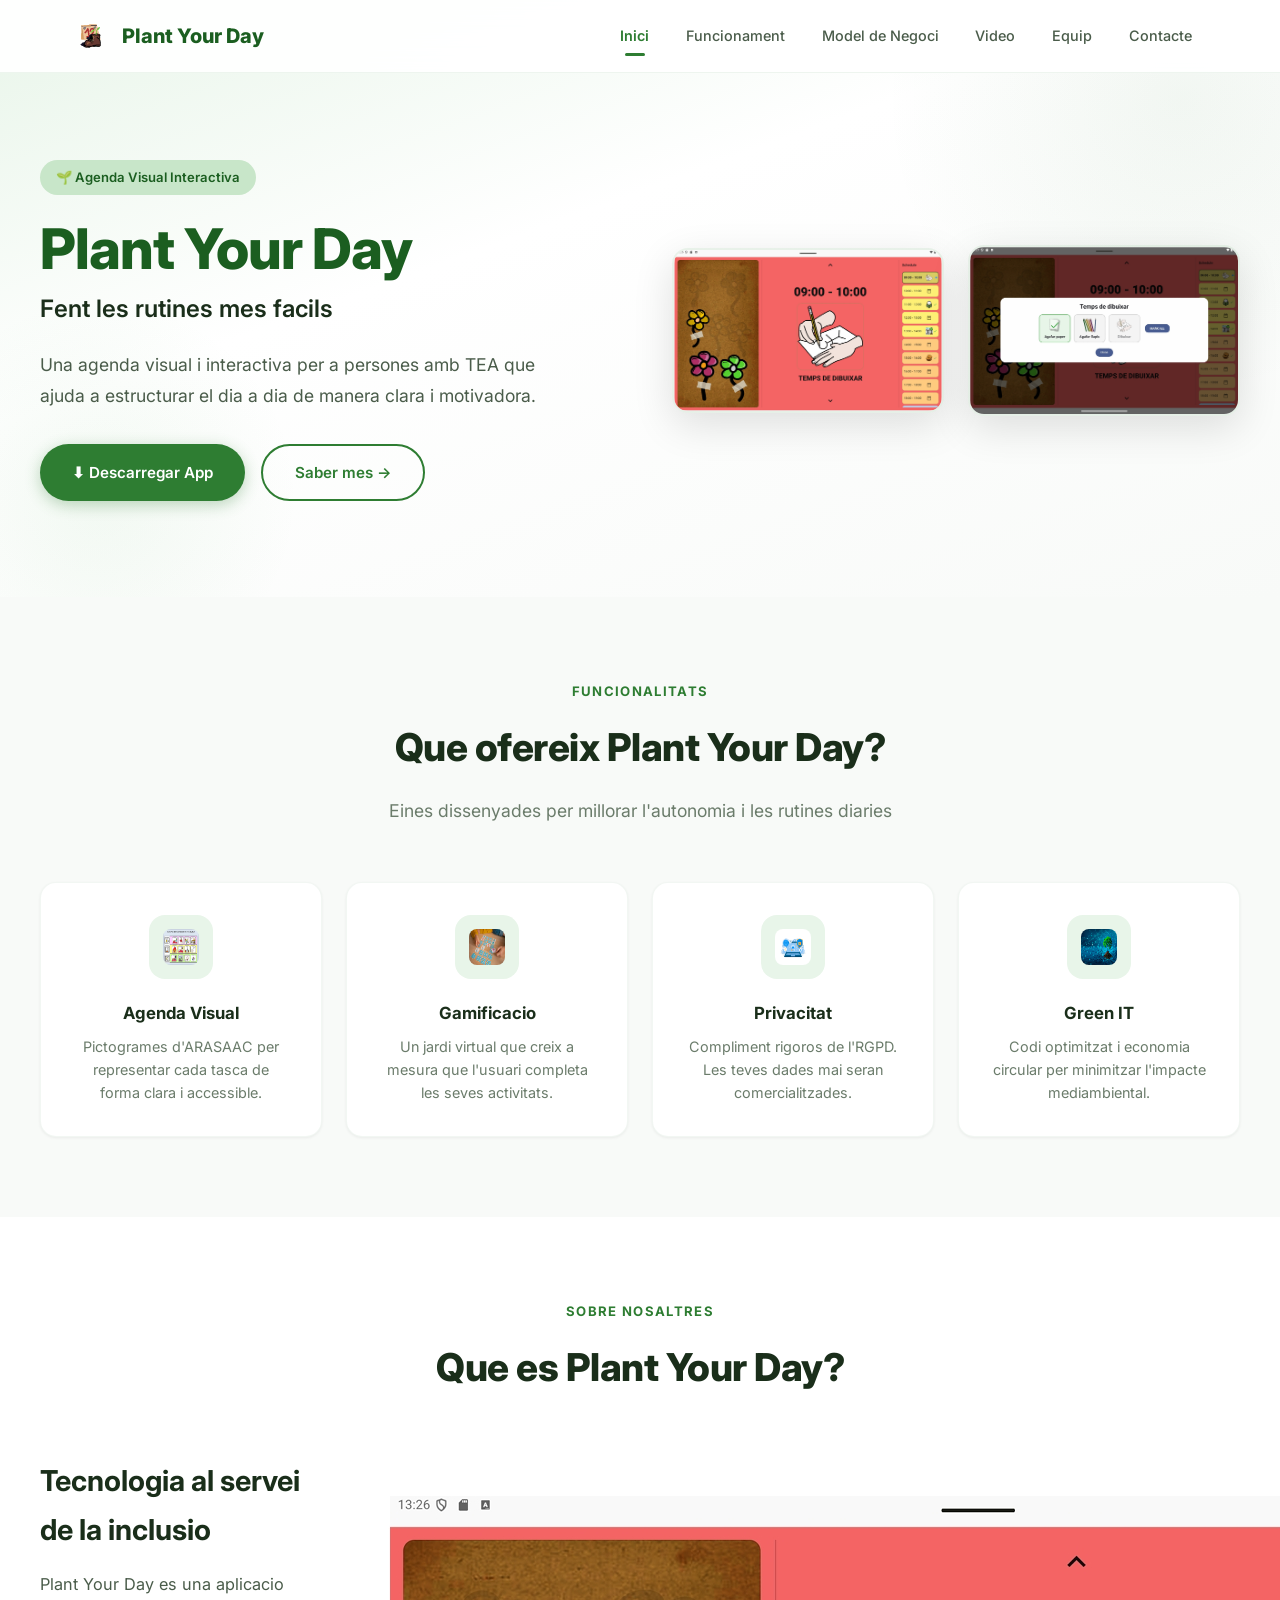
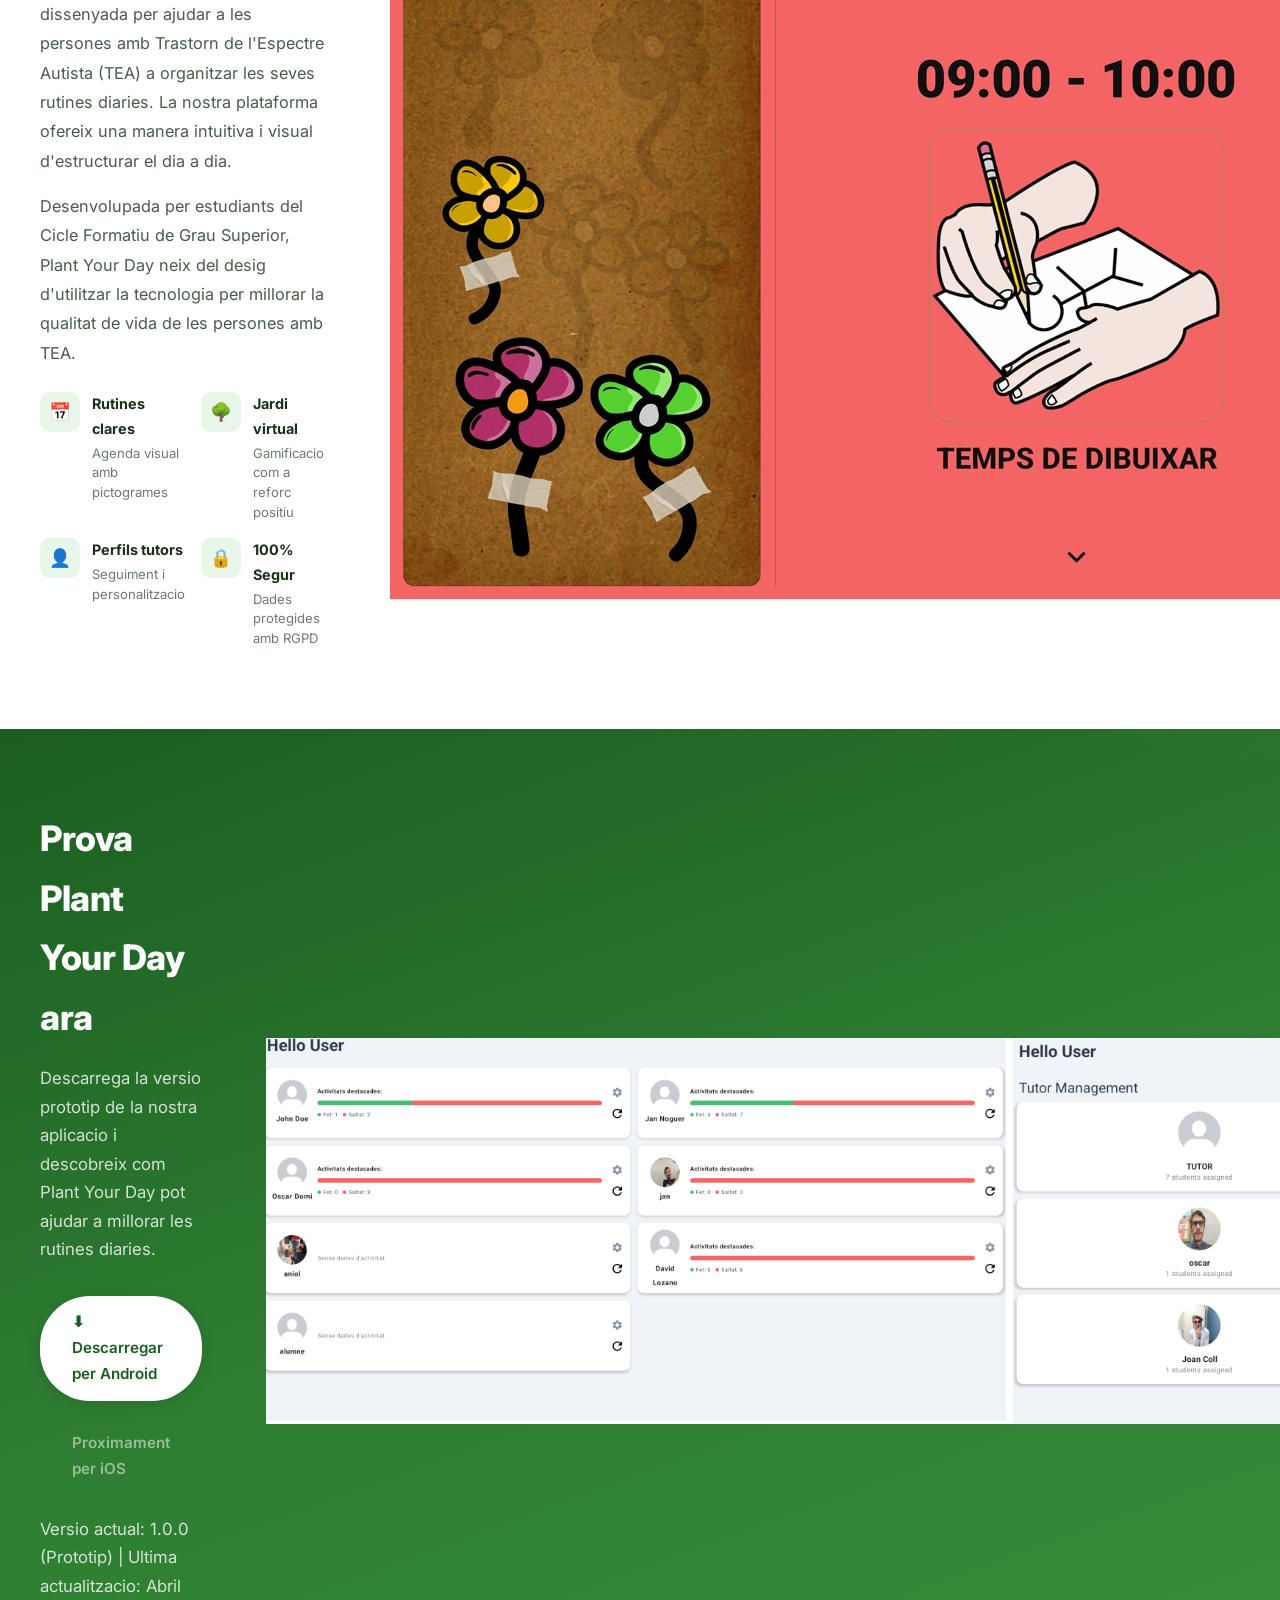
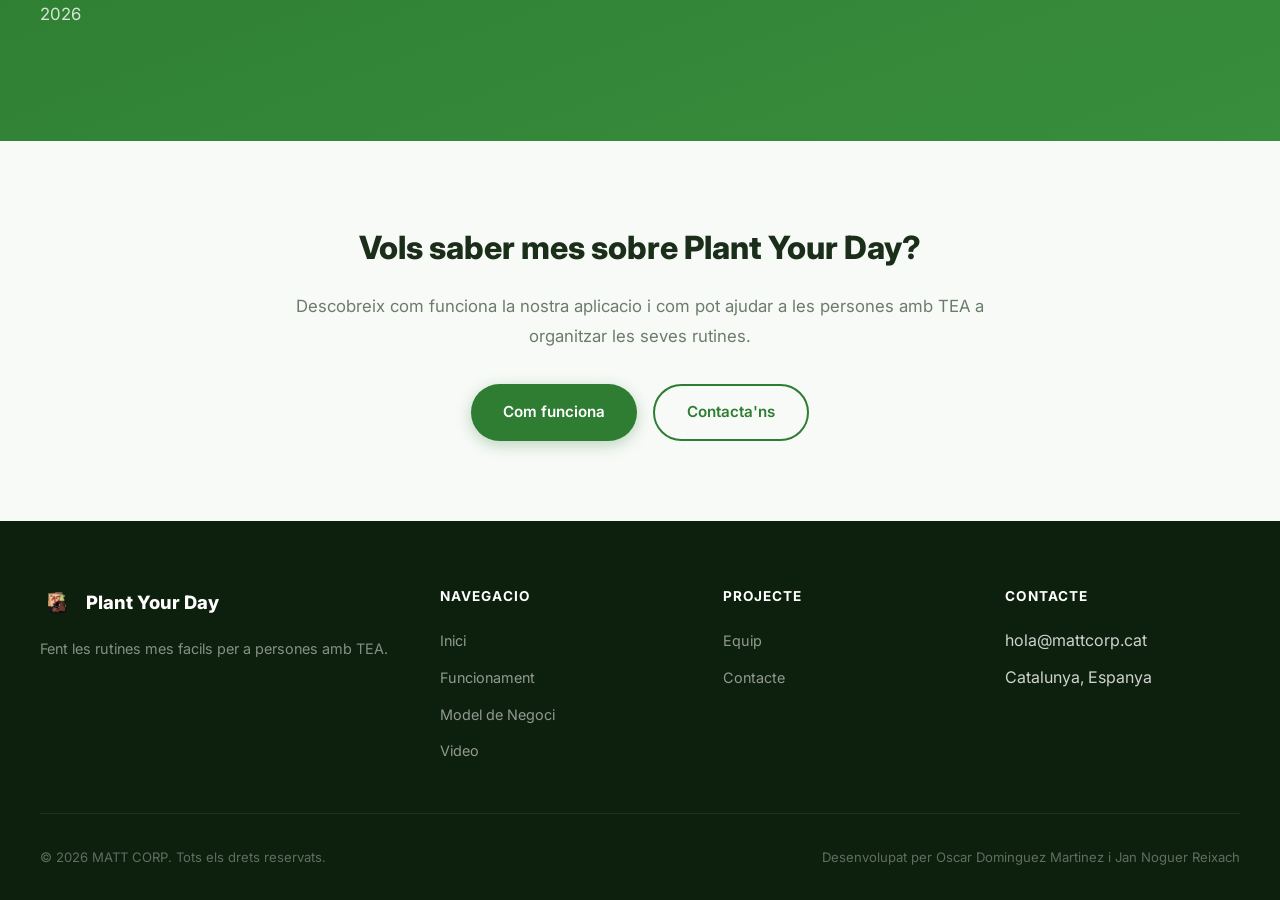
<file: index.html>
﻿<!DOCTYPE html>
<html lang="ca">
<head>
    <meta charset="UTF-8">
    <meta name="viewport" content="width=device-width, initial-scale=1.0">
    <title>Plant Your Day - Agenda Visual per a TEA</title>
    <link rel="preconnect" href="https://fonts.googleapis.com">
    <link rel="preconnect" href="https://fonts.gstatic.com" crossorigin>
    <link href="https://fonts.googleapis.com/css2?family=Inter:wght@300;400;500;600;700;800&display=swap" rel="stylesheet">
    <link rel="stylesheet" href="css/styles.css">
</head>
<body>

    <a href="#main" class="skip-link">Saltar al contingut</a>

    <nav class="navbar" role="navigation" aria-label="Navegacio principal">
        <div class="navbar-inner">
            <a href="index.html" class="navbar-logo">
                <img src="assets/imatges/logoAPP.png" alt="Plant Your Day Logo">
                <span>Plant Your Day</span>
            </a>
            <div class="navbar-links" id="navLinks">
                <a href="index.html" class="active">Inici</a>
                <a href="pages/funcionament.html">Funcionament</a>
                <a href="pages/model-negoci.html">Model de Negoci</a>
                <a href="pages/video.html">Video</a>
                <a href="pages/equip.html">Equip</a>
                <a href="pages/contacte.html">Contacte</a>
            </div>
            <button class="hamburger" id="hamburger" aria-label="Obrir menu">
                <span></span><span></span><span></span>
            </button>
        </div>
    </nav>

    <main id="main">
        <!-- HERO -->
        <section class="hero">
            <div class="hero-inner">
                <div class="hero-content">
                    <div class="hero-badge">&#127793; Agenda Visual Interactiva</div>
                    <h1>Plant Your Day</h1>
                    <h2>Fent les rutines mes facils</h2>
                    <p class="hero-desc">Una agenda visual i interactiva per a persones amb TEA que ajuda a estructurar el dia a dia de manera clara i motivadora.</p>
                    <div class="hero-buttons">
                        <a href="assets/apk/plantyourday.apk" download="plantyourday.apk" class="btn btn-primary">&#11015; Descarregar App</a>
                        <a href="pages/funcionament.html" class="btn btn-outline">Saber mes &#8594;</a>
                    </div>
                </div>
                <div class="hero-visual">
                    <div class="img-group">
                        <div class="img-frame">
                            <img src="assets/imatges/tempsDeDibuixar.jpeg" alt="Plant Your Day - Login i jardi virtual" class="hero-img">
                        </div>
                        <div class="img-frame">
                            <img src="assets/imatges/passosActivitat.jpeg" alt="Plant Your Day - Agenda i gestio" class="hero-img">
                        </div>
                    </div>
                </div>
            </div>
        </section>

        <!-- FEATURES -->
        <section class="section section--alt">
            <div class="section-inner">
                <div class="section-header">
                    <span class="section-label">Funcionalitats</span>
                    <h2>Que ofereix Plant Your Day?</h2>
                    <p>Eines dissenyades per millorar l'autonomia i les rutines diaries</p>
                </div>
                <div class="features-grid">
                    <div class="feature-card fade-up">
                        <div class="feature-icon">
                            <img src="assets/imatges/agendavisual.png" alt="Agenda Visual">
                        </div>
                        <h3>Agenda Visual</h3>
                        <p>Pictogrames d'ARASAAC per representar cada tasca de forma clara i accessible.</p>
                    </div>
                    <div class="feature-card fade-up fade-up-delay-1">
                        <div class="feature-icon">
                            <img src="assets/imatges/gamificacio.jpg" alt="Gamificacio">
                        </div>
                        <h3>Gamificacio</h3>
                        <p>Un jardi virtual que creix a mesura que l'usuari completa les seves activitats.</p>
                    </div>
                    <div class="feature-card fade-up fade-up-delay-2">
                        <div class="feature-icon">
                            <img src="assets/imatges/privacitat.jpg" alt="Privacitat">
                        </div>
                        <h3>Privacitat</h3>
                        <p>Compliment rigoros de l'RGPD. Les teves dades mai seran comercialitzades.</p>
                    </div>
                    <div class="feature-card fade-up fade-up-delay-3">
                        <div class="feature-icon">
                            <img src="assets/imatges/greenIT.jpg" alt="Green IT">
                        </div>
                        <h3>Green IT</h3>
                        <p>Codi optimitzat i economia circular per minimitzar l'impacte mediambiental.</p>
                    </div>
                </div>
            </div>
        </section>

        <!-- ABOUT -->
        <section class="section">
            <div class="section-inner">
                <div class="section-header">
                    <span class="section-label">Sobre nosaltres</span>
                    <h2>Que es Plant Your Day?</h2>
                </div>
                <div class="about-grid">
                    <div class="about-text fade-up">
                        <h3>Tecnologia al servei de la inclusio</h3>
                        <p>Plant Your Day es una aplicacio dissenyada per ajudar a les persones amb Trastorn de l'Espectre Autista (TEA) a organitzar les seves rutines diaries. La nostra plataforma ofereix una manera intuitiva i visual d'estructurar el dia a dia.</p>
                        <p>Desenvolupada per estudiants del Cicle Formatiu de Grau Superior, Plant Your Day neix del desig d'utilitzar la tecnologia per millorar la qualitat de vida de les persones amb TEA.</p>
                        <div class="about-features">
                            <div class="about-feature">
                                <div class="about-feature-icon">&#128197;</div>
                                <div class="about-feature-text">
                                    <strong>Rutines clares</strong>
                                    <p>Agenda visual amb pictogrames</p>
                                </div>
                            </div>
                            <div class="about-feature">
                                <div class="about-feature-icon">&#127795;</div>
                                <div class="about-feature-text">
                                    <strong>Jardi virtual</strong>
                                    <p>Gamificacio com a reforc positiu</p>
                                </div>
                            </div>
                            <div class="about-feature">
                                <div class="about-feature-icon">&#128100;</div>
                                <div class="about-feature-text">
                                    <strong>Perfils tutors</strong>
                                    <p>Seguiment i personalitzacio</p>
                                </div>
                            </div>
                            <div class="about-feature">
                                <div class="about-feature-icon">&#128274;</div>
                                <div class="about-feature-text">
                                    <strong>100% Segur</strong>
                                    <p>Dades protegides amb RGPD</p>
                                </div>
                            </div>
                        </div>
                    </div>
                    <div class="about-visual fade-up fade-up-delay-2">
                        <div class="phone-group">
                            <div class="phone-mockup">
                                <div class="phone-screen">
                                    <img src="assets/imatges/tempsDeDibuixar.jpeg" alt="App screenshots" class="phone-img">
                                </div>
                            </div>
                        </div>
                    </div>
                </div>
            </div>
        </section>

        <!-- DOWNLOAD CTA -->
        <section class="download-section" id="descarrega">
            <div class="download-inner">
                <div class="download-content fade-up">
                    <h2>Prova Plant Your Day ara</h2>
                    <p>Descarrega la versio prototip de la nostra aplicacio i descobreix com Plant Your Day pot ajudar a millorar les rutines diaries.</p>
                    <div class="download-buttons">
                        <a href="assets/apk/plantyourday.apk" download="plantyourday.apk" class="btn btn-white">&#11015; Descarregar per Android</a>
                        <span class="btn" style="opacity:0.5;cursor:default">Proximament per iOS</span>
                    </div>
                    <p class="download-meta">Versio actual: 1.0.0 (Prototip) | Ultima actualitzacio: Abril 2026</p>
                </div>
                <div class="download-visual fade-up fade-up-delay-2">
                    <div class="phone-group">
                        <div class="phone-mockup">
                            <div class="phone-screen">
                                <img src="assets/imatges/4pantalles.png" alt="App screenshots" class="phone-img">
                            </div>
                        </div>
                    </div>
                </div>
            </div>
        </section>

        <!-- PRE-FOOTER CTA -->
        <section class="cta-banner">
            <div class="cta-banner-inner fade-up">
                <h2>Vols saber mes sobre Plant Your Day?</h2>
                <p>Descobreix com funciona la nostra aplicacio i com pot ajudar a les persones amb TEA a organitzar les seves rutines.</p>
                <div class="cta-banner-buttons">
                    <a href="pages/funcionament.html" class="btn btn-primary">Com funciona</a>
                    <a href="pages/contacte.html" class="btn btn-outline">Contacta'ns</a>
                </div>
            </div>
        </section>
    </main>

    <footer class="footer">
        <div class="footer-inner">
            <div class="footer-top">
                <div class="footer-brand">
                    <a href="index.html" class="footer-brand-logo">
                        <img src="assets/imatges/logoAPP.png" alt="Plant Your Day">
                        <span>Plant Your Day</span>
                    </a>
                    <p>Fent les rutines mes facils per a persones amb TEA.</p>
                </div>
                <div class="footer-column">
                    <h4>Navegacio</h4>
                    <ul>
                        <li><a href="index.html">Inici</a></li>
                        <li><a href="pages/funcionament.html">Funcionament</a></li>
                        <li><a href="pages/model-negoci.html">Model de Negoci</a></li>
                        <li><a href="pages/video.html">Video</a></li>
                    </ul>
                </div>
                <div class="footer-column">
                    <h4>Projecte</h4>
                    <ul>
                        <li><a href="pages/equip.html">Equip</a></li>
                        <li><a href="pages/contacte.html">Contacte</a></li>
                    </ul>
                </div>
                <div class="footer-column">
                    <h4>Contacte</h4>
                    <ul>
                        <li>hola@mattcorp.cat</li>
                        <li>Catalunya, Espanya</li>
                    </ul>
                </div>
            </div>
            <div class="footer-bottom">
                <p>&copy; 2026 MATT CORP. Tots els drets reservats.</p>
                <p>Desenvolupat per Oscar Dominguez Martinez i Jan Noguer Reixach</p>
            </div>
        </div>
    </footer>

    <button class="scroll-top" id="scrollTop" aria-label="Tornar a dalt">&#8593;</button>

    <script src="js/main.js"></script>
</body>
</html>
</file>
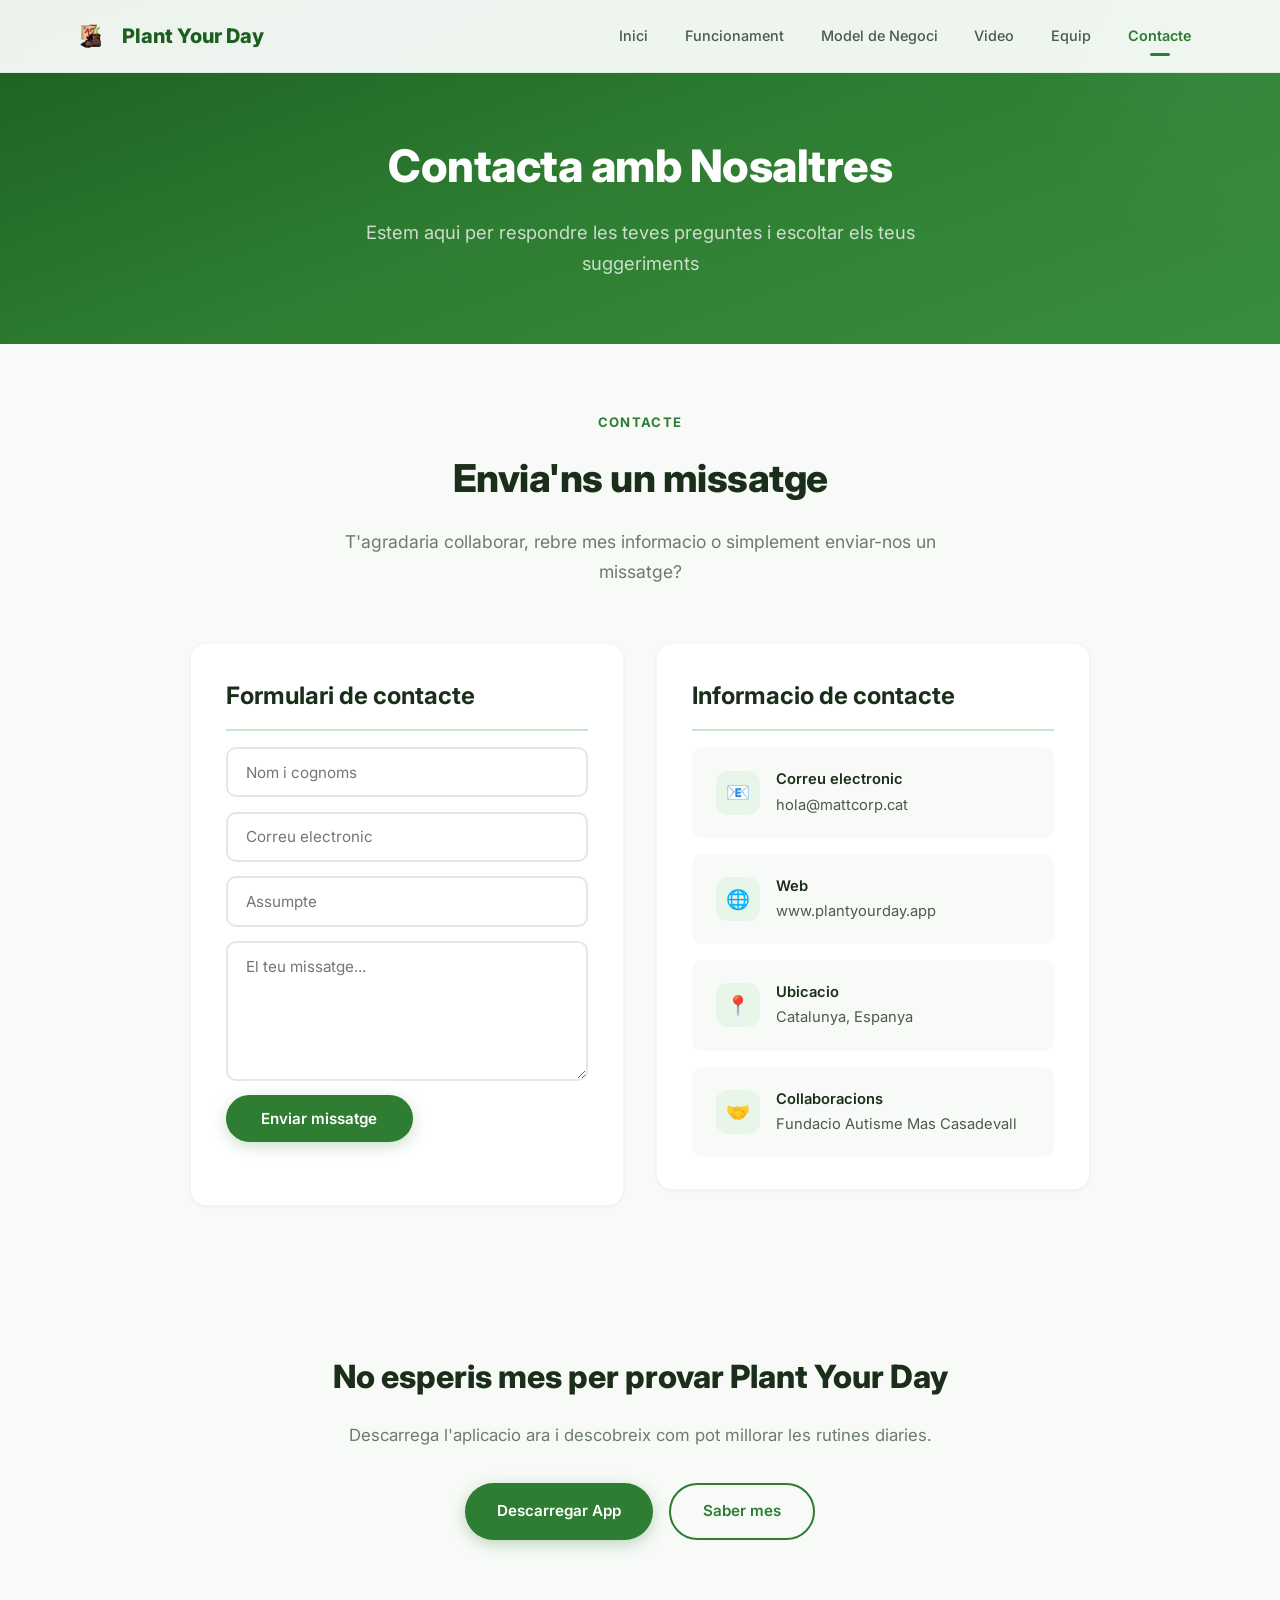
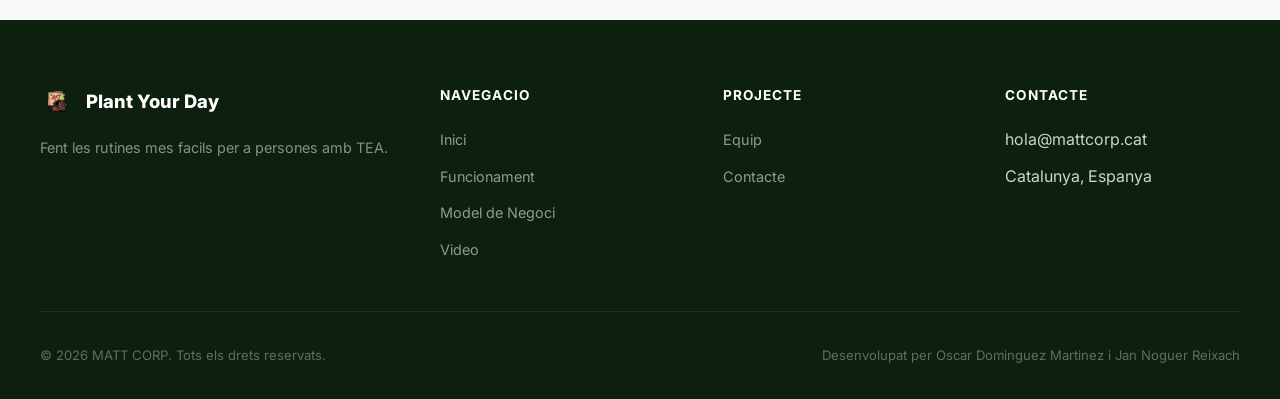
<file: pages/contacte.html>
﻿<!DOCTYPE html>
<html lang="ca">
<head>
    <meta charset="UTF-8">
    <meta name="viewport" content="width=device-width, initial-scale=1.0">
    <title>Contacte - Plant Your Day</title>
    <link rel="preconnect" href="https://fonts.googleapis.com">
    <link rel="preconnect" href="https://fonts.gstatic.com" crossorigin>
    <link href="https://fonts.googleapis.com/css2?family=Inter:wght@300;400;500;600;700;800&display=swap" rel="stylesheet">
    <link rel="stylesheet" href="../css/styles.css">
</head>
<body>

    <a href="#main" class="skip-link">Saltar al contingut</a>

    <nav class="navbar" role="navigation" aria-label="Navegacio principal">
        <div class="navbar-inner">
            <a href="../index.html" class="navbar-logo">
                <img src="../assets/imatges/logoAPP.png" alt="Plant Your Day Logo">
                <span>Plant Your Day</span>
            </a>
            <div class="navbar-links" id="navLinks">
                <a href="../index.html">Inici</a>
                <a href="funcionament.html">Funcionament</a>
                <a href="model-negoci.html">Model de Negoci</a>
                <a href="video.html">Video</a>
                <a href="equip.html">Equip</a>
                <a href="contacte.html" class="active">Contacte</a>
            </div>
            <button class="hamburger" id="hamburger" aria-label="Obrir menu">
                <span></span><span></span><span></span>
            </button>
        </div>
    </nav>

    <main id="main">
        <section class="page-hero">
            <h1>Contacta amb Nosaltres</h1>
            <p>Estem aqui per respondre les teves preguntes i escoltar els teus suggeriments</p>
        </section>

        <section class="content-section">
            <div class="content-inner">
                <div class="section-header">
                    <span class="section-label">Contacte</span>
                    <h2>Envia'ns un missatge</h2>
                    <p>T'agradaria collaborar, rebre mes informacio o simplement enviar-nos un missatge?</p>
                </div>

                <div class="contact-grid">
                    <div class="card fade-up" style="margin-bottom:0">
                        <h2>Formulari de contacte</h2>
                        <form class="contact-form" onsubmit="handleContact(event)">
                            <input type="text" placeholder="Nom i cognoms" required autocomplete="name">
                            <input type="email" placeholder="Correu electronic" required autocomplete="email">
                            <input type="text" placeholder="Assumpte">
                            <textarea placeholder="El teu missatge..."></textarea>
                            <button type="submit">Enviar missatge</button>
                        </form>
                    </div>

                    <div class="fade-up fade-up-delay-1">
                        <div class="card" style="margin-bottom:1rem">
                            <h2>Informacio de contacte</h2>
                            <div class="contact-info">
                                <div class="contact-info-item">
                                    <span class="ci-icon">&#128231;</span>
                                    <p><strong>Correu electronic</strong>hola@mattcorp.cat</p>
                                </div>
                                <div class="contact-info-item">
                                    <span class="ci-icon">&#127760;</span>
                                    <p><strong>Web</strong>www.plantyourday.app</p>
                                </div>
                                <div class="contact-info-item">
                                    <span class="ci-icon">&#128205;</span>
                                    <p><strong>Ubicacio</strong>Catalunya, Espanya</p>
                                </div>
                                <div class="contact-info-item">
                                    <span class="ci-icon">&#129309;</span>
                                    <p><strong>Collaboracions</strong>Fundacio Autisme Mas Casadevall</p>
                                </div>
                            </div>
                        </div>
                    </div>
                </div>
            </div>
        </section>

        <section class="cta-banner">
            <div class="cta-banner-inner fade-up">
                <h2>No esperis mes per provar Plant Your Day</h2>
                <p>Descarrega l'aplicacio ara i descobreix com pot millorar les rutines diaries.</p>
                <div class="cta-banner-buttons">
                    <a href="../assets/apk/plantyourday.apk" download="plantyourday.apk" class="btn btn-primary">Descarregar App</a>
                    <a href="funcionament.html" class="btn btn-outline">Saber mes</a>
                </div>
            </div>
        </section>
    </main>

    <footer class="footer">
        <div class="footer-inner">
            <div class="footer-top">
                <div class="footer-brand">
                    <a href="../index.html" class="footer-brand-logo">
                        <img src="../assets/imatges/logoAPP.png" alt="Plant Your Day">
                        <span>Plant Your Day</span>
                    </a>
                    <p>Fent les rutines mes facils per a persones amb TEA.</p>
                </div>
                <div class="footer-column">
                    <h4>Navegacio</h4>
                    <ul>
                        <li><a href="../index.html">Inici</a></li>
                        <li><a href="funcionament.html">Funcionament</a></li>
                        <li><a href="model-negoci.html">Model de Negoci</a></li>
                        <li><a href="video.html">Video</a></li>
                    </ul>
                </div>
                <div class="footer-column">
                    <h4>Projecte</h4>
                    <ul>
                        <li><a href="equip.html">Equip</a></li>
                        <li><a href="contacte.html">Contacte</a></li>
                    </ul>
                </div>
                <div class="footer-column">
                    <h4>Contacte</h4>
                    <ul>
                        <li>hola@mattcorp.cat</li>
                        <li>Catalunya, Espanya</li>
                    </ul>
                </div>
            </div>
            <div class="footer-bottom">
                <p>&copy; 2026 MATT CORP. Tots els drets reservats.</p>
                <p>Desenvolupat per Oscar Dominguez Martinez i Jan Noguer Reixach</p>
            </div>
        </div>
    </footer>

    <button class="scroll-top" id="scrollTop" aria-label="Tornar a dalt">&#8593;</button>
    <script src="../js/main.js"></script>
</body>
</html>
</file>
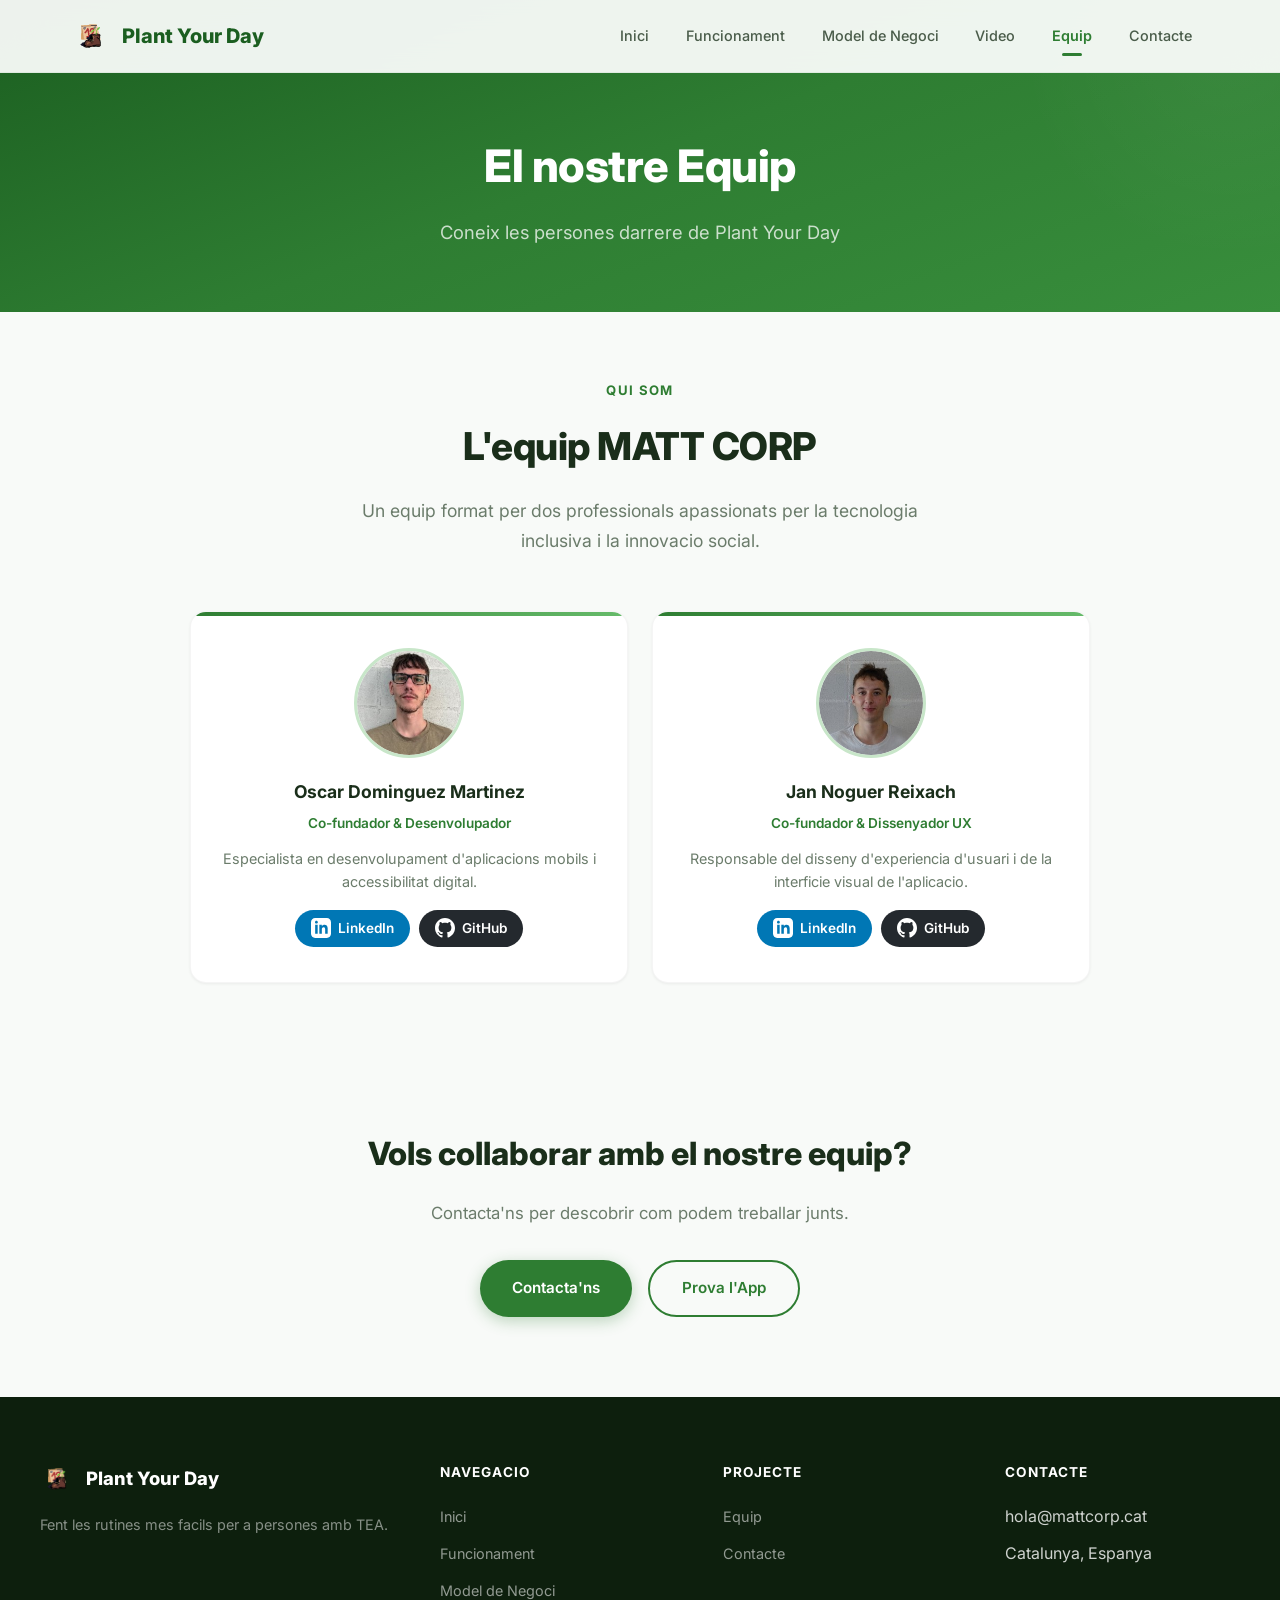
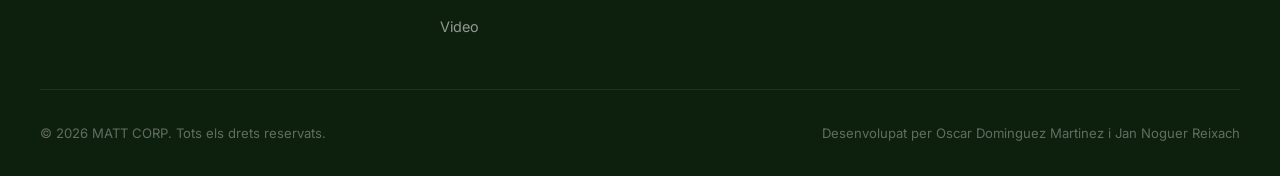
<file: pages/equip.html>
﻿<!DOCTYPE html>
<html lang="ca">
<head>
    <meta charset="UTF-8">
    <meta name="viewport" content="width=device-width, initial-scale=1.0">
    <title>Equip - Plant Your Day</title>
    <link rel="preconnect" href="https://fonts.googleapis.com">
    <link rel="preconnect" href="https://fonts.gstatic.com" crossorigin>
    <link href="https://fonts.googleapis.com/css2?family=Inter:wght@300;400;500;600;700;800&display=swap" rel="stylesheet">
    <link rel="stylesheet" href="../css/styles.css">
</head>
<body>

    <a href="#main" class="skip-link">Saltar al contingut</a>

    <nav class="navbar" role="navigation" aria-label="Navegacio principal">
        <div class="navbar-inner">
            <a href="../index.html" class="navbar-logo">
                <img src="../assets/imatges/logoAPP.png" alt="Plant Your Day Logo">
                <span>Plant Your Day</span>
            </a>
            <div class="navbar-links" id="navLinks">
                <a href="../index.html">Inici</a>
                <a href="funcionament.html">Funcionament</a>
                <a href="model-negoci.html">Model de Negoci</a>
                <a href="video.html">Video</a>
                <a href="equip.html" class="active">Equip</a>
                <a href="contacte.html">Contacte</a>
            </div>
            <button class="hamburger" id="hamburger" aria-label="Obrir menu">
                <span></span><span></span><span></span>
            </button>
        </div>
    </nav>

    <main id="main">
        <section class="page-hero">
            <h1>El nostre Equip</h1>
            <p>Coneix les persones darrere de Plant Your Day</p>
        </section>

        <section class="content-section">
            <div class="content-inner">
                <div class="section-header">
                    <span class="section-label">Qui som</span>
                    <h2>L'equip MATT CORP</h2>
                    <p>Un equip format per dos professionals apassionats per la tecnologia inclusiva i la innovacio social.</p>
                </div>

                <div class="team-grid">
                    <div class="team-card fade-up">
                        <div class="team-avatar">
                            <img src="../assets/imatges/oscar.jpg" alt="Oscar Dominguez Martinez">
                        </div>
                        <h3>Oscar Dominguez Martinez</h3>
                        <div class="role">Co-fundador &amp; Desenvolupador</div>
                        <p>Especialista en desenvolupament d'aplicacions mobils i accessibilitat digital.</p>
                        <div class="social-links">
                            <a href="https://www.linkedin.com/in/oscar-dominguez-martinez-89a2b7349/?skipRedirect=true" target="_blank" rel="noopener noreferrer" class="linkedin-link" aria-label="LinkedIn Oscar Dominguez">
                                <svg xmlns="http://www.w3.org/2000/svg" viewBox="0 0 24 24" width="20" height="20" fill="currentColor" aria-hidden="true"><path d="M19 0h-14c-2.761 0-5 2.239-5 5v14c0 2.761 2.239 5 5 5h14c2.762 0 5-2.239 5-5v-14c0-2.761-2.238-5-5-5zm-11 19h-3v-11h3v11zm-1.5-12.268c-.966 0-1.75-.79-1.75-1.764s.784-1.764 1.75-1.764 1.75.79 1.75 1.764-.783 1.764-1.75 1.764zm13.5 12.268h-3v-5.604c0-3.368-4-3.113-4 0v5.604h-3v-11h3v1.765c1.396-2.586 7-2.777 7 2.476v6.759z"/></svg>
                                LinkedIn
                            </a>
                            <a href="https://github.com/OscarDomiMarti" target="_blank" rel="noopener noreferrer" class="github-link" aria-label="GitHub Oscar Dominguez">
                                <svg xmlns="http://www.w3.org/2000/svg" viewBox="0 0 24 24" width="20" height="20" fill="currentColor" aria-hidden="true"><path d="M12 0c-6.626 0-12 5.373-12 12 0 5.302 3.438 9.8 8.207 11.387.599.111.793-.261.793-.577v-2.234c-3.338.726-4.033-1.416-4.033-1.416-.546-1.387-1.333-1.756-1.333-1.756-1.089-.745.083-.729.083-.729 1.205.084 1.839 1.237 1.839 1.237 1.07 1.834 2.807 1.304 3.492.997.107-.775.418-1.305.762-1.604-2.665-.305-5.467-1.334-5.467-5.931 0-1.311.469-2.381 1.236-3.221-.124-.303-.535-1.524.117-3.176 0 0 1.008-.322 3.301 1.23.957-.266 1.983-.399 3.003-.404 1.02.005 2.047.138 3.006.404 2.291-1.552 3.297-1.23 3.297-1.23.653 1.653.242 2.874.118 3.176.77.84 1.235 1.911 1.235 3.221 0 4.609-2.807 5.624-5.479 5.921.43.372.823 1.102.823 2.222v3.293c0 .319.192.694.801.576 4.765-1.589 8.199-6.086 8.199-11.386 0-6.627-5.373-12-12-12z"/></svg>
                                GitHub
                            </a>
                        </div>
                    </div>
                    <div class="team-card fade-up fade-up-delay-1">
                        <div class="team-avatar">
                            <img src="../assets/imatges/jan.jpg" alt="Jan Noguer Reixach">
                        </div>
                        <h3>Jan Noguer Reixach</h3>
                        <div class="role">Co-fundador &amp; Dissenyador UX</div>
                        <p>Responsable del disseny d'experiencia d'usuari i de la interficie visual de l'aplicacio.</p>
                        <div class="social-links">
                            <a href="https://www.linkedin.com/in/jannoguer/" target="_blank" rel="noopener noreferrer" class="linkedin-link" aria-label="LinkedIn Jan Noguer">
                                <svg xmlns="http://www.w3.org/2000/svg" viewBox="0 0 24 24" width="20" height="20" fill="currentColor" aria-hidden="true"><path d="M19 0h-14c-2.761 0-5 2.239-5 5v14c0 2.761 2.239 5 5 5h14c2.762 0 5-2.239 5-5v-14c0-2.761-2.238-5-5-5zm-11 19h-3v-11h3v11zm-1.5-12.268c-.966 0-1.75-.79-1.75-1.764s.784-1.764 1.75-1.764 1.75.79 1.75 1.764-.783 1.764-1.75 1.764zm13.5 12.268h-3v-5.604c0-3.368-4-3.113-4 0v5.604h-3v-11h3v1.765c1.396-2.586 7-2.777 7 2.476v6.759z"/></svg>
                                LinkedIn
                            </a>
                            <a href="https://github.com/jannoguer" target="_blank" rel="noopener noreferrer" class="github-link" aria-label="GitHub Jan Noguer">
                                <svg xmlns="http://www.w3.org/2000/svg" viewBox="0 0 24 24" width="20" height="20" fill="currentColor" aria-hidden="true"><path d="M12 0c-6.626 0-12 5.373-12 12 0 5.302 3.438 9.8 8.207 11.387.599.111.793-.261.793-.577v-2.234c-3.338.726-4.033-1.416-4.033-1.416-.546-1.387-1.333-1.756-1.333-1.756-1.089-.745.083-.729.083-.729 1.205.084 1.839 1.237 1.839 1.237 1.07 1.834 2.807 1.304 3.492.997.107-.775.418-1.305.762-1.604-2.665-.305-5.467-1.334-5.467-5.931 0-1.311.469-2.381 1.236-3.221-.124-.303-.535-1.524.117-3.176 0 0 1.008-.322 3.301 1.23.957-.266 1.983-.399 3.003-.404 1.02.005 2.047.138 3.006.404 2.291-1.552 3.297-1.23 3.297-1.23.653 1.653.242 2.874.118 3.176.77.84 1.235 1.911 1.235 3.221 0 4.609-2.807 5.624-5.479 5.921.43.372.823 1.102.823 2.222v3.293c0 .319.192.694.801.576 4.765-1.589 8.199-6.086 8.199-11.386 0-6.627-5.373-12-12-12z"/></svg>
                                GitHub
                            </a>
                        </div>
                    </div>
                </div>
            </div>
        </section>

        <section class="cta-banner">
            <div class="cta-banner-inner fade-up">
                <h2>Vols collaborar amb el nostre equip?</h2>
                <p>Contacta'ns per descobrir com podem treballar junts.</p>
                <div class="cta-banner-buttons">
                    <a href="contacte.html" class="btn btn-primary">Contacta'ns</a>
                    <a href="../assets/apk/plantyourday.apk" download="plantyourday.apk" class="btn btn-outline">Prova l'App</a>
                </div>
            </div>
        </section>
    </main>

    <footer class="footer">
        <div class="footer-inner">
            <div class="footer-top">
                <div class="footer-brand">
                    <a href="../index.html" class="footer-brand-logo">
                        <img src="../assets/imatges/logoAPP.png" alt="Plant Your Day">
                        <span>Plant Your Day</span>
                    </a>
                    <p>Fent les rutines mes facils per a persones amb TEA.</p>
                </div>
                <div class="footer-column">
                    <h4>Navegacio</h4>
                    <ul>
                        <li><a href="../index.html">Inici</a></li>
                        <li><a href="funcionament.html">Funcionament</a></li>
                        <li><a href="model-negoci.html">Model de Negoci</a></li>
                        <li><a href="video.html">Video</a></li>
                    </ul>
                </div>
                <div class="footer-column">
                    <h4>Projecte</h4>
                    <ul>
                        <li><a href="equip.html">Equip</a></li>
                        <li><a href="contacte.html">Contacte</a></li>
                    </ul>
                </div>
                <div class="footer-column">
                    <h4>Contacte</h4>
                    <ul>
                        <li>hola@mattcorp.cat</li>
                        <li>Catalunya, Espanya</li>
                    </ul>
                </div>
            </div>
            <div class="footer-bottom">
                <p>&copy; 2026 MATT CORP. Tots els drets reservats.</p>
                <p>Desenvolupat per Oscar Dominguez Martinez i Jan Noguer Reixach</p>
            </div>
        </div>
    </footer>

    <button class="scroll-top" id="scrollTop" aria-label="Tornar a dalt">&#8593;</button>
    <script src="../js/main.js"></script>
</body>
</html>
</file>
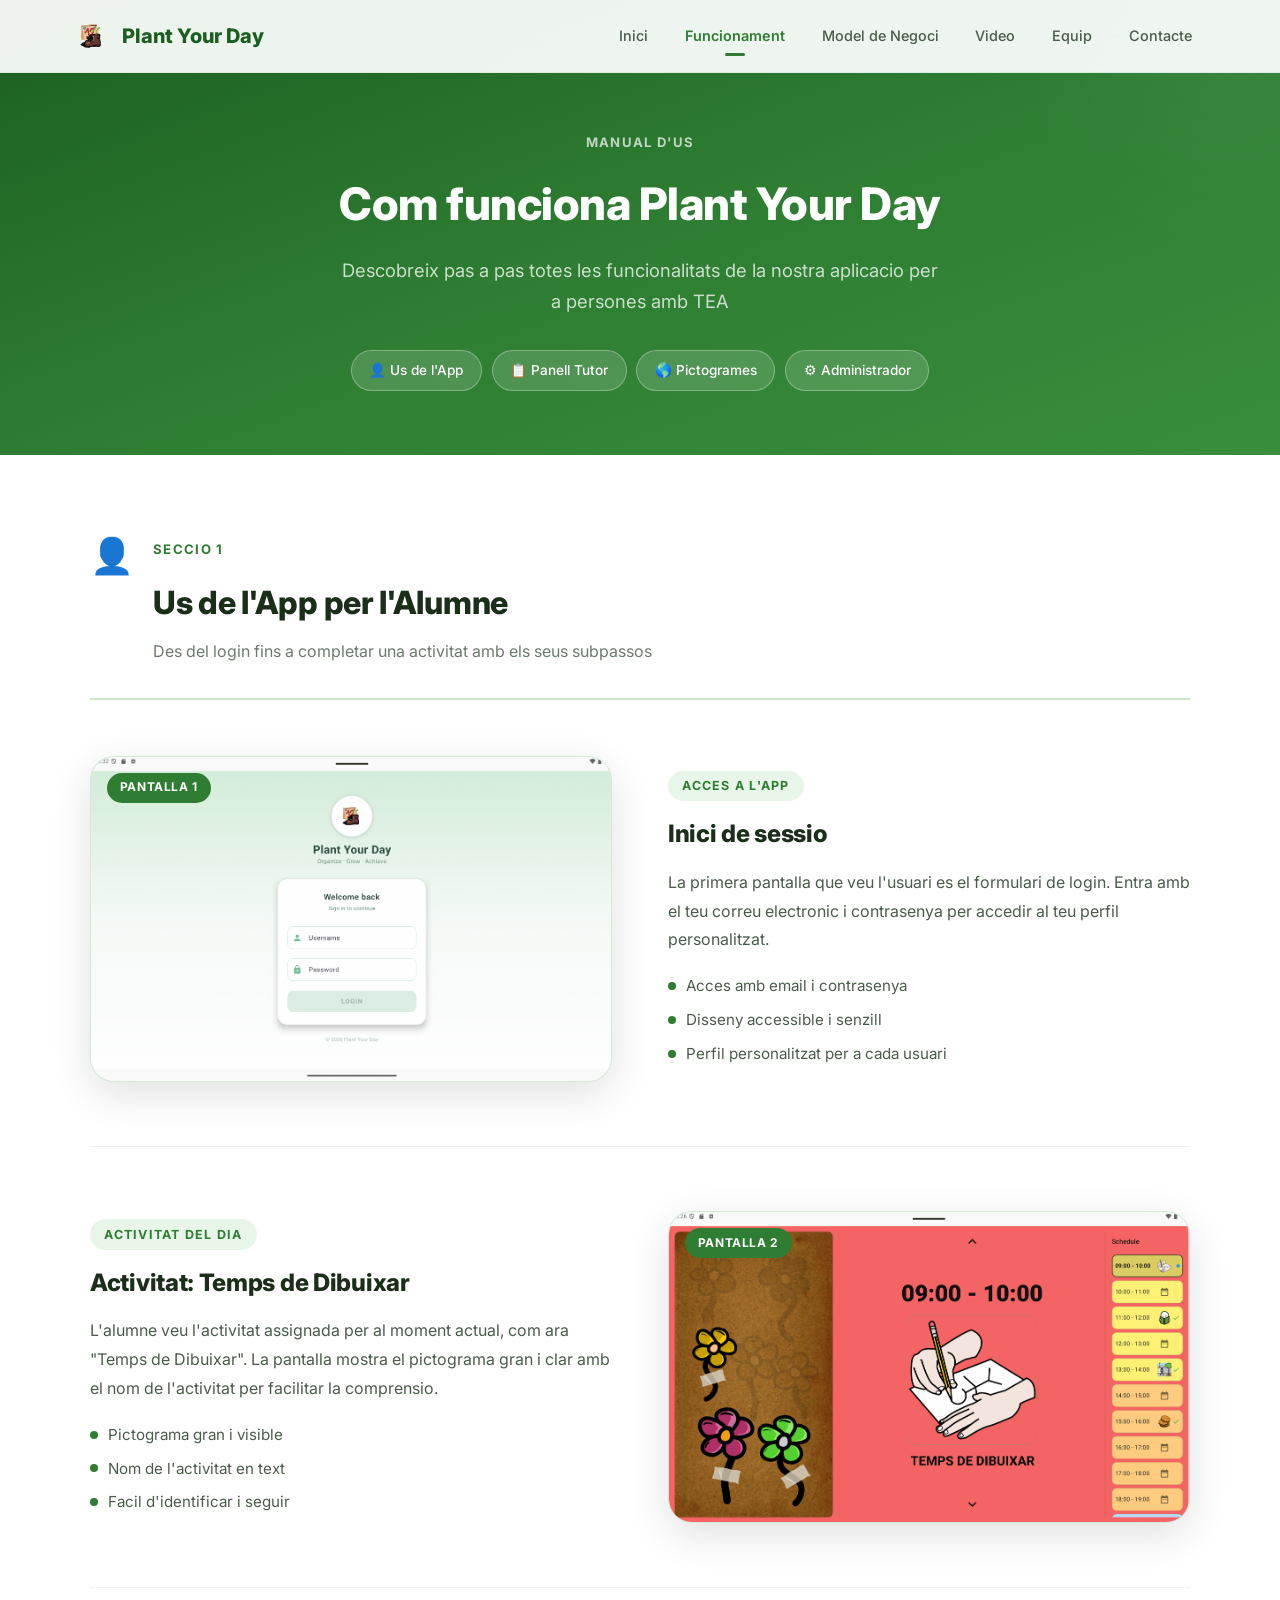
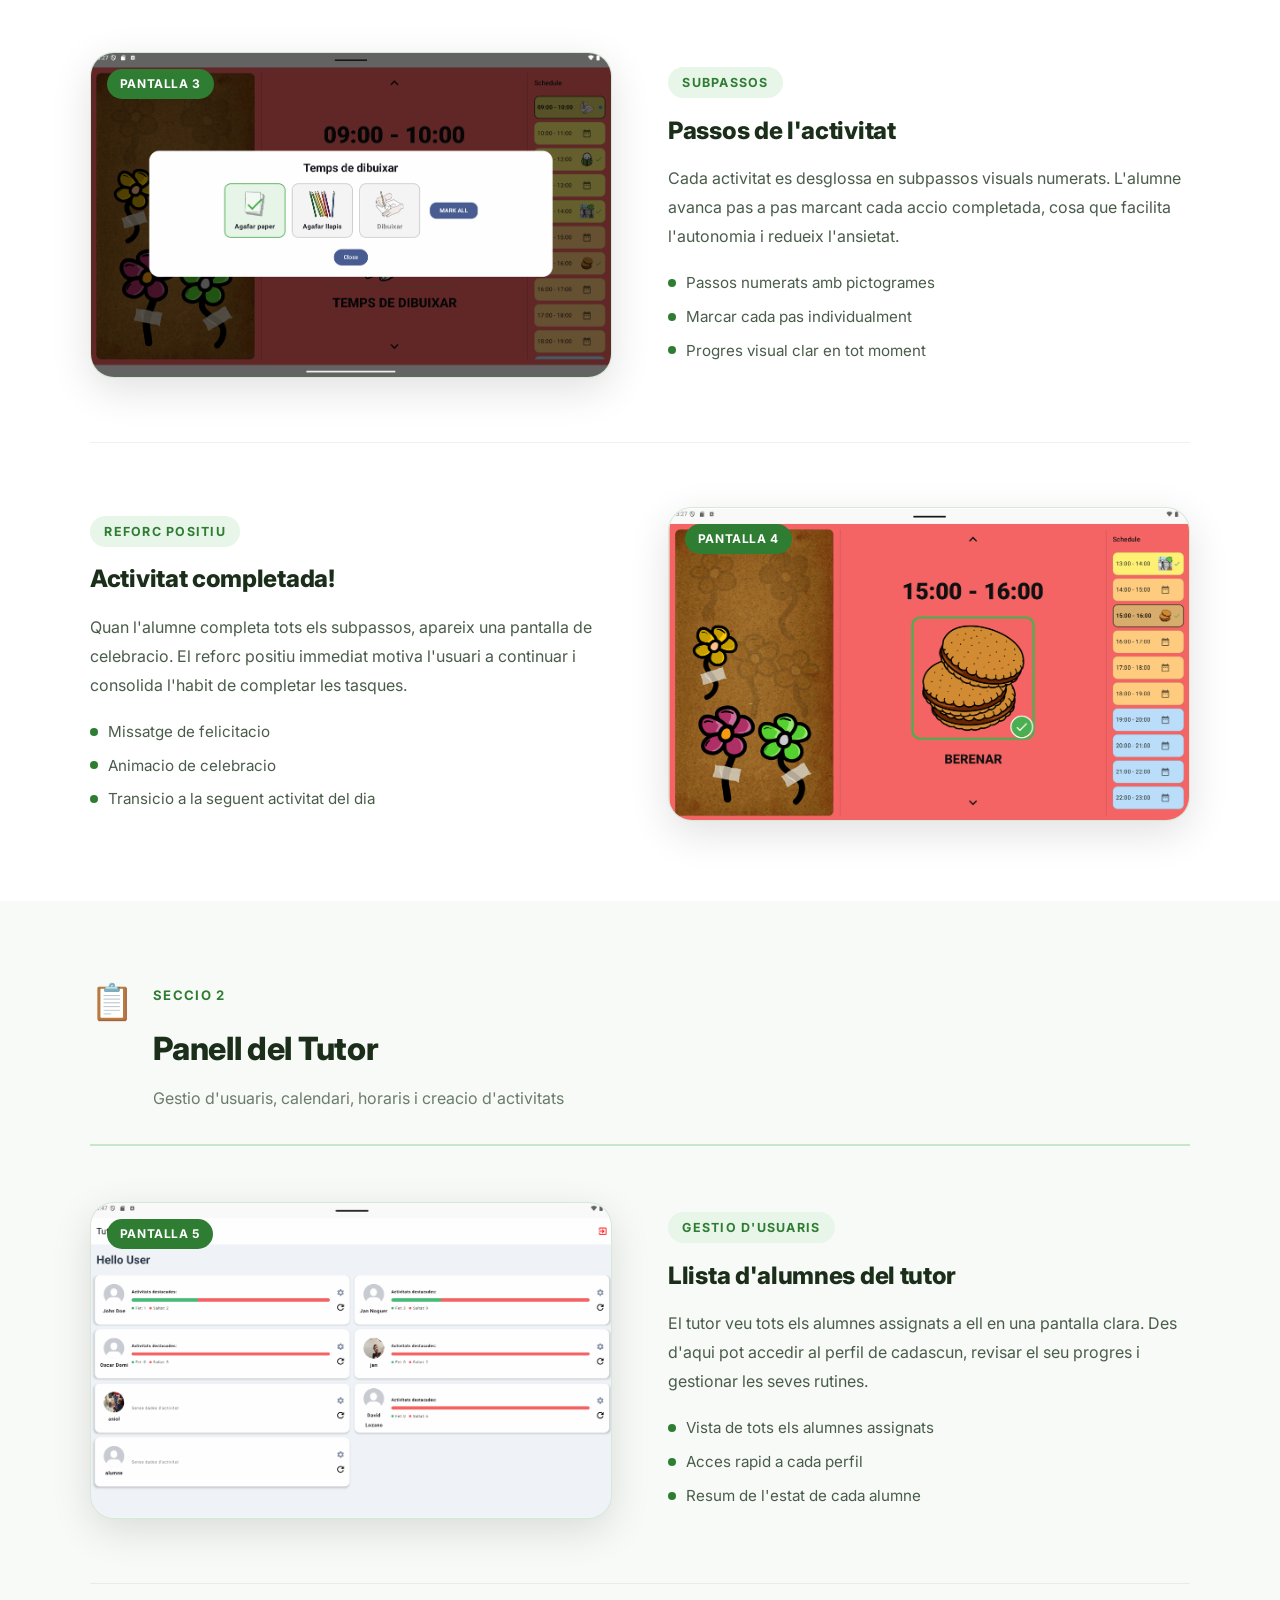
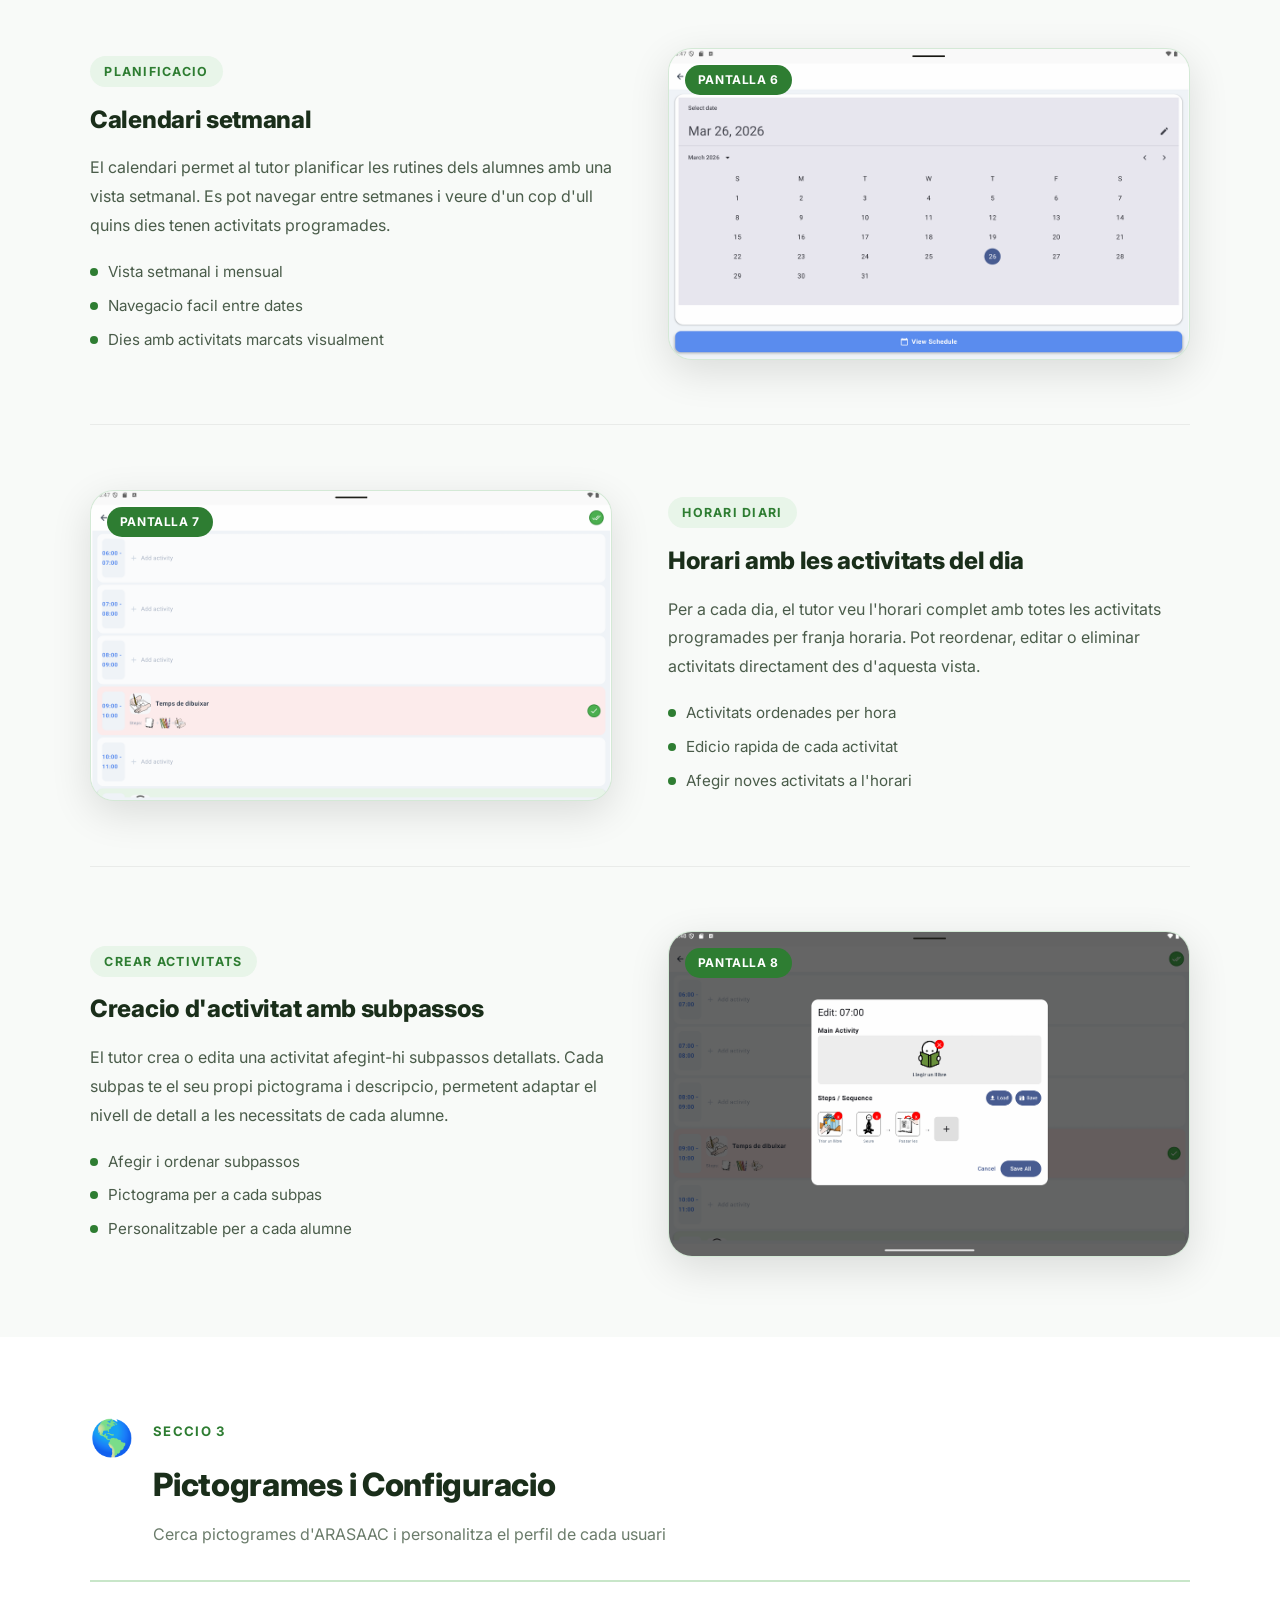
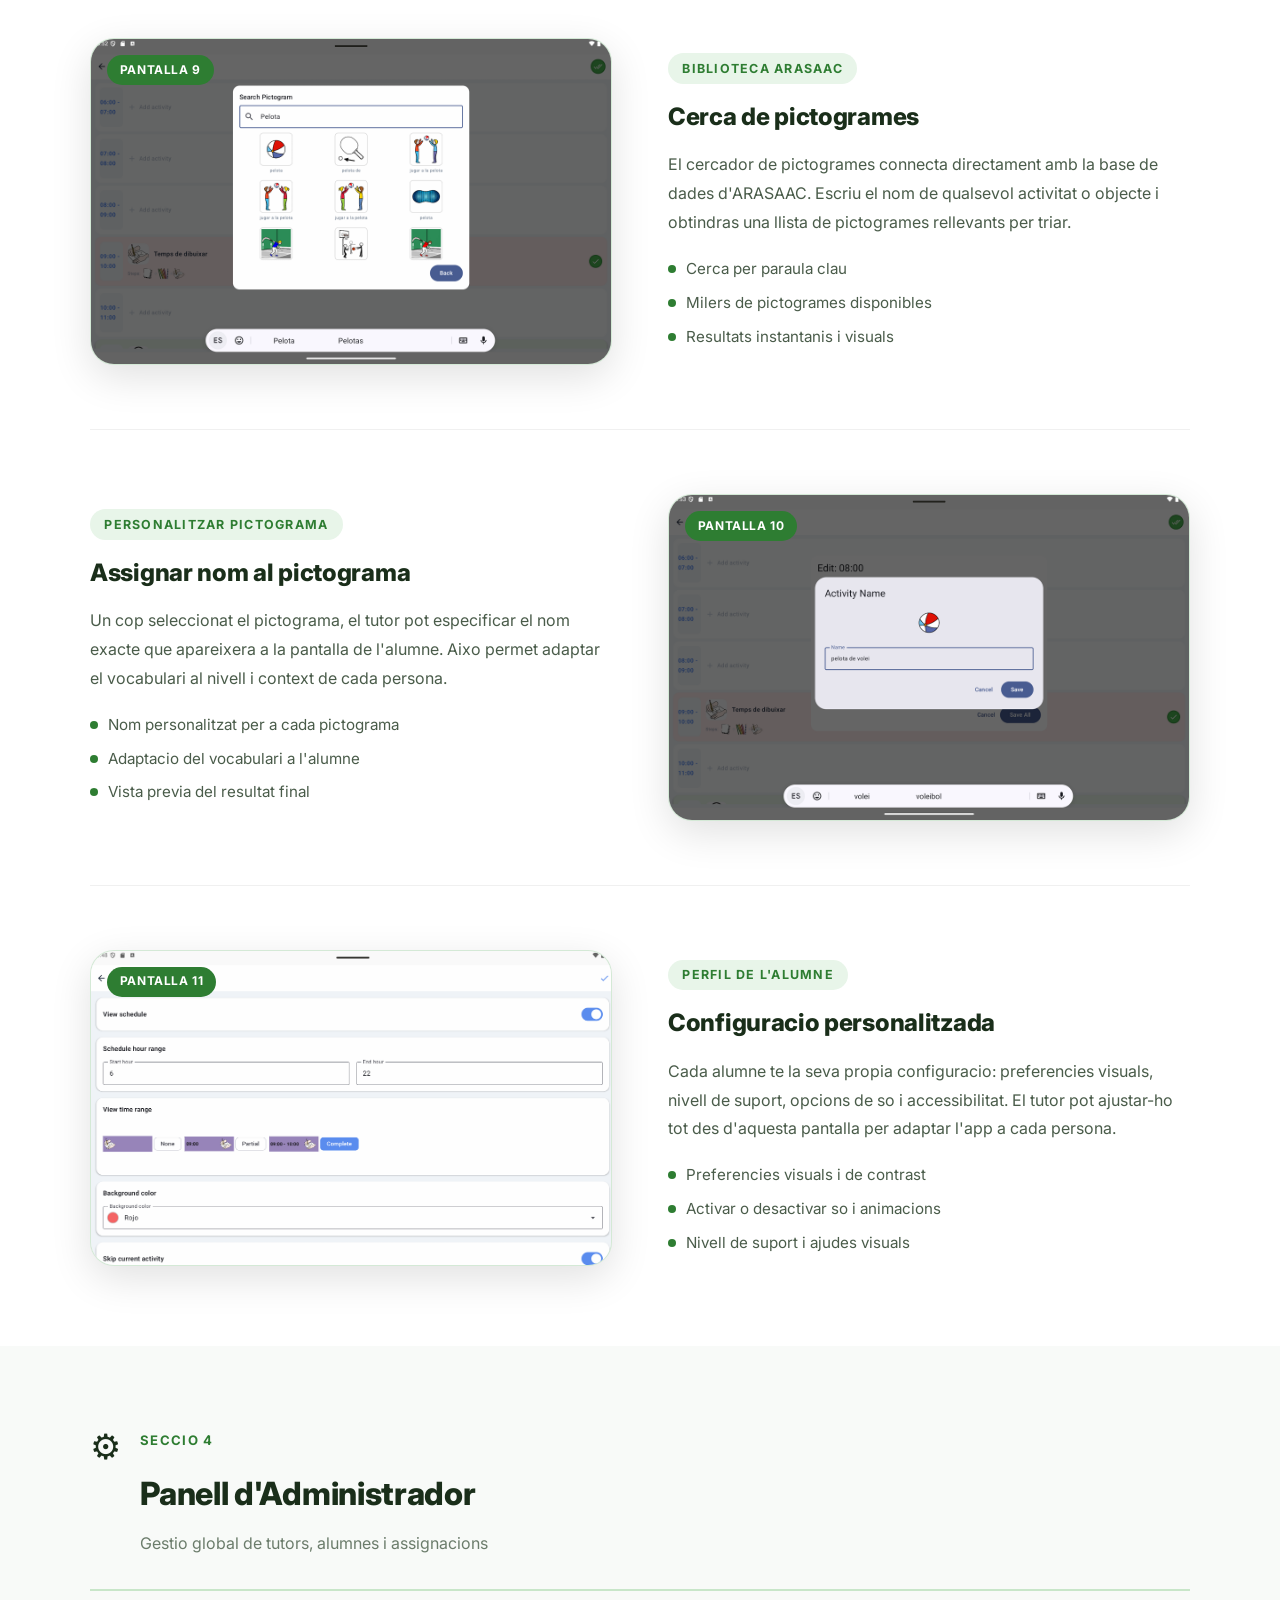
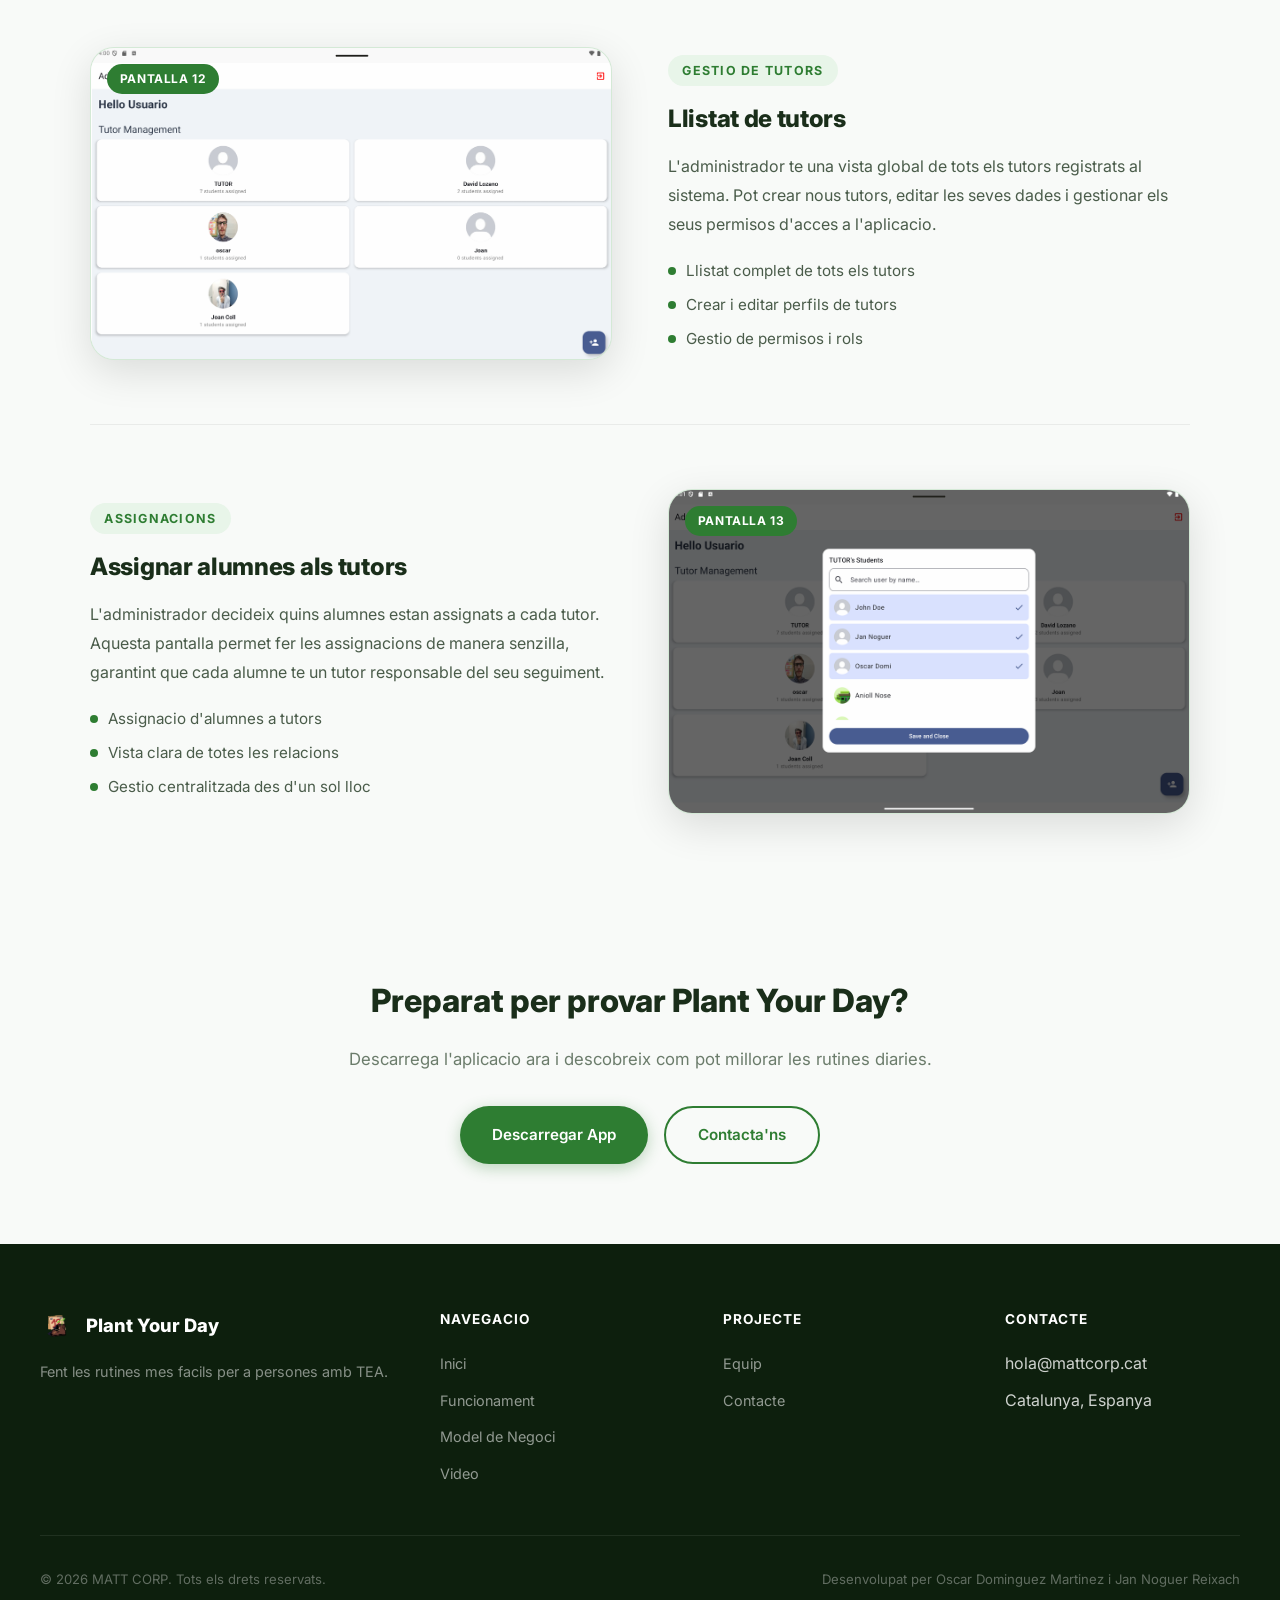
<file: pages/funcionament.html>
﻿<!DOCTYPE html>
<html lang="ca">
<head>
    <meta charset="UTF-8">
    <meta name="viewport" content="width=device-width, initial-scale=1.0">
    <title>Funcionament - Plant Your Day</title>
    <link rel="preconnect" href="https://fonts.googleapis.com">
    <link rel="preconnect" href="https://fonts.gstatic.com" crossorigin>
    <link href="https://fonts.googleapis.com/css2?family=Inter:wght@300;400;500;600;700;800&display=swap" rel="stylesheet">
    <link rel="stylesheet" href="../css/styles.css">
</head>
<body>

    <a href="#main" class="skip-link">Saltar al contingut</a>

    <nav class="navbar" role="navigation" aria-label="Navegacio principal">
        <div class="navbar-inner">
            <a href="../index.html" class="navbar-logo">
                <img src="../assets/imatges/logoAPP.png" alt="Plant Your Day Logo">
                <span>Plant Your Day</span>
            </a>
            <div class="navbar-links" id="navLinks">
                <a href="../index.html">Inici</a>
                <a href="funcionament.html" class="active">Funcionament</a>
                <a href="model-negoci.html">Model de Negoci</a>
                <a href="video.html">Video</a>
                <a href="equip.html">Equip</a>
                <a href="contacte.html">Contacte</a>
            </div>
            <button class="hamburger" id="hamburger" aria-label="Obrir menu">
                <span></span><span></span><span></span>
            </button>
        </div>
    </nav>

    <main id="main">
        <section class="page-hero">
            <div class="page-hero-inner">
                <span class="section-label" style="color:rgba(255,255,255,0.7);">Manual d'us</span>
                <h1>Com funciona Plant Your Day</h1>
                <p>Descobreix pas a pas totes les funcionalitats de la nostra aplicacio per a persones amb TEA</p>
                <div class="manual-nav">
                    <a href="#alumne" class="manual-nav-btn">&#128100; Us de l'App</a>
                    <a href="#tutor" class="manual-nav-btn">&#128203; Panell Tutor</a>
                    <a href="#pictogrames" class="manual-nav-btn">&#127758; Pictogrames</a>
                    <a href="#admin" class="manual-nav-btn">&#9881; Administrador</a>
                </div>
            </div>
        </section>

        <!-- SECCIO 1: US DE L'APP PER L'ALUMNE -->
        <section class="manual-section" id="alumne">
            <div class="manual-section-inner">
                <div class="manual-section-header">
                    <div class="manual-section-icon">&#128100;</div>
                    <div>
                        <span class="section-label">Seccio 1</span>
                        <h2>Us de l'App per l'Alumne</h2>
                        <p>Des del login fins a completar una activitat amb els seus subpassos</p>
                    </div>
                </div>

                <div class="manual-pair fade-up">
                    <div class="manual-img-wrap">
                        <div class="manual-img-badge">Pantalla 1</div>
                        <img src="../assets/imatges/1.png" alt="Login" class="manual-img">
                    </div>
                    <div class="manual-text">
                        <div class="manual-step-tag">Acces a l'app</div>
                        <h3>Inici de sessio</h3>
                        <p>La primera pantalla que veu l'usuari es el formulari de login. Entra amb el teu correu electronic i contrasenya per accedir al teu perfil personalitzat.</p>
                        <ul class="manual-list">
                            <li>Acces amb email i contrasenya</li>
                            <li>Disseny accessible i senzill</li>
                            <li>Perfil personalitzat per a cada usuari</li>
                        </ul>
                    </div>
                </div>

                <div class="manual-pair manual-pair--reverse fade-up">
                    <div class="manual-img-wrap">
                        <div class="manual-img-badge">Pantalla 2</div>
                        <img src="../assets/imatges/2.png" alt="Activitat Temps de Dibuixar" class="manual-img">
                    </div>
                    <div class="manual-text">
                        <div class="manual-step-tag">Activitat del dia</div>
                        <h3>Activitat: Temps de Dibuixar</h3>
                        <p>L'alumne veu l'activitat assignada per al moment actual, com ara "Temps de Dibuixar". La pantalla mostra el pictograma gran i clar amb el nom de l'activitat per facilitar la comprensio.</p>
                        <ul class="manual-list">
                            <li>Pictograma gran i visible</li>
                            <li>Nom de l'activitat en text</li>
                            <li>Facil d'identificar i seguir</li>
                        </ul>
                    </div>
                </div>

                <div class="manual-pair fade-up">
                    <div class="manual-img-wrap">
                        <div class="manual-img-badge">Pantalla 3</div>
                        <img src="../assets/imatges/3.png" alt="Subpassos de l'activitat" class="manual-img">
                    </div>
                    <div class="manual-text">
                        <div class="manual-step-tag">Subpassos</div>
                        <h3>Passos de l'activitat</h3>
                        <p>Cada activitat es desglossa en subpassos visuals numerats. L'alumne avanca pas a pas marcant cada accio completada, cosa que facilita l'autonomia i redueix l'ansietat.</p>
                        <ul class="manual-list">
                            <li>Passos numerats amb pictogrames</li>
                            <li>Marcar cada pas individualment</li>
                            <li>Progres visual clar en tot moment</li>
                        </ul>
                    </div>
                </div>

                <div class="manual-pair manual-pair--reverse fade-up">
                    <div class="manual-img-wrap">
                        <div class="manual-img-badge">Pantalla 4</div>
                        <img src="../assets/imatges/4.png" alt="Activitat completada" class="manual-img">
                    </div>
                    <div class="manual-text">
                        <div class="manual-step-tag">Reforc positiu</div>
                        <h3>Activitat completada!</h3>
                        <p>Quan l'alumne completa tots els subpassos, apareix una pantalla de celebracio. El reforc positiu immediat motiva l'usuari a continuar i consolida l'habit de completar les tasques.</p>
                        <ul class="manual-list">
                            <li>Missatge de felicitacio</li>
                            <li>Animacio de celebracio</li>
                            <li>Transicio a la seguent activitat del dia</li>
                        </ul>
                    </div>
                </div>
            </div>
        </section>

        <!-- SECCIO 2: PANELL DEL TUTOR -->
        <section class="manual-section manual-section--alt" id="tutor">
            <div class="manual-section-inner">
                <div class="manual-section-header">
                    <div class="manual-section-icon">&#128203;</div>
                    <div>
                        <span class="section-label">Seccio 2</span>
                        <h2>Panell del Tutor</h2>
                        <p>Gestio d'usuaris, calendari, horaris i creacio d'activitats</p>
                    </div>
                </div>

                <div class="manual-pair fade-up">
                    <div class="manual-img-wrap">
                        <div class="manual-img-badge">Pantalla 5</div>
                        <img src="../assets/imatges/5.png" alt="Pantalla del tutor - llista d'usuaris" class="manual-img">
                    </div>
                    <div class="manual-text">
                        <div class="manual-step-tag">Gestio d'usuaris</div>
                        <h3>Llista d'alumnes del tutor</h3>
                        <p>El tutor veu tots els alumnes assignats a ell en una pantalla clara. Des d'aqui pot accedir al perfil de cadascun, revisar el seu progres i gestionar les seves rutines.</p>
                        <ul class="manual-list">
                            <li>Vista de tots els alumnes assignats</li>
                            <li>Acces rapid a cada perfil</li>
                            <li>Resum de l'estat de cada alumne</li>
                        </ul>
                    </div>
                </div>

                <div class="manual-pair manual-pair--reverse fade-up">
                    <div class="manual-img-wrap">
                        <div class="manual-img-badge">Pantalla 6</div>
                        <img src="../assets/imatges/6.png" alt="Calendari" class="manual-img">
                    </div>
                    <div class="manual-text">
                        <div class="manual-step-tag">Planificacio</div>
                        <h3>Calendari setmanal</h3>
                        <p>El calendari permet al tutor planificar les rutines dels alumnes amb una vista setmanal. Es pot navegar entre setmanes i veure d'un cop d'ull quins dies tenen activitats programades.</p>
                        <ul class="manual-list">
                            <li>Vista setmanal i mensual</li>
                            <li>Navegacio facil entre dates</li>
                            <li>Dies amb activitats marcats visualment</li>
                        </ul>
                    </div>
                </div>

                <div class="manual-pair fade-up">
                    <div class="manual-img-wrap">
                        <div class="manual-img-badge">Pantalla 7</div>
                        <img src="../assets/imatges/7.png" alt="Horari amb les activitats" class="manual-img">
                    </div>
                    <div class="manual-text">
                        <div class="manual-step-tag">Horari diari</div>
                        <h3>Horari amb les activitats del dia</h3>
                        <p>Per a cada dia, el tutor veu l'horari complet amb totes les activitats programades per franja horaria. Pot reordenar, editar o eliminar activitats directament des d'aquesta vista.</p>
                        <ul class="manual-list">
                            <li>Activitats ordenades per hora</li>
                            <li>Edicio rapida de cada activitat</li>
                            <li>Afegir noves activitats a l'horari</li>
                        </ul>
                    </div>
                </div>

                <div class="manual-pair manual-pair--reverse fade-up">
                    <div class="manual-img-wrap">
                        <div class="manual-img-badge">Pantalla 8</div>
                        <img src="../assets/imatges/8.png" alt="Creacio d'activitat amb subpassos" class="manual-img">
                    </div>
                    <div class="manual-text">
                        <div class="manual-step-tag">Crear activitats</div>
                        <h3>Creacio d'activitat amb subpassos</h3>
                        <p>El tutor crea o edita una activitat afegint-hi subpassos detallats. Cada subpas te el seu propi pictograma i descripcio, permetent adaptar el nivell de detall a les necessitats de cada alumne.</p>
                        <ul class="manual-list">
                            <li>Afegir i ordenar subpassos</li>
                            <li>Pictograma per a cada subpas</li>
                            <li>Personalitzable per a cada alumne</li>
                        </ul>
                    </div>
                </div>
            </div>
        </section>

        <!-- SECCIO 3: PICTOGRAMES I CONFIGURACIO -->
        <section class="manual-section" id="pictogrames">
            <div class="manual-section-inner">
                <div class="manual-section-header">
                    <div class="manual-section-icon">&#127758;</div>
                    <div>
                        <span class="section-label">Seccio 3</span>
                        <h2>Pictogrames i Configuracio</h2>
                        <p>Cerca pictogrames d'ARASAAC i personalitza el perfil de cada usuari</p>
                    </div>
                </div>

                <div class="manual-pair fade-up">
                    <div class="manual-img-wrap">
                        <div class="manual-img-badge">Pantalla 9</div>
                        <img src="../assets/imatges/9.png" alt="Cerca de pictogrames" class="manual-img">
                    </div>
                    <div class="manual-text">
                        <div class="manual-step-tag">Biblioteca ARASAAC</div>
                        <h3>Cerca de pictogrames</h3>
                        <p>El cercador de pictogrames connecta directament amb la base de dades d'ARASAAC. Escriu el nom de qualsevol activitat o objecte i obtindras una llista de pictogrames rellevants per triar.</p>
                        <ul class="manual-list">
                            <li>Cerca per paraula clau</li>
                            <li>Milers de pictogrames disponibles</li>
                            <li>Resultats instantanis i visuals</li>
                        </ul>
                    </div>
                </div>

                <div class="manual-pair manual-pair--reverse fade-up">
                    <div class="manual-img-wrap">
                        <div class="manual-img-badge">Pantalla 10</div>
                        <img src="../assets/imatges/10.png" alt="Especificar nom al pictograma" class="manual-img">
                    </div>
                    <div class="manual-text">
                        <div class="manual-step-tag">Personalitzar pictograma</div>
                        <h3>Assignar nom al pictograma</h3>
                        <p>Un cop seleccionat el pictograma, el tutor pot especificar el nom exacte que apareixera a la pantalla de l'alumne. Aixo permet adaptar el vocabulari al nivell i context de cada persona.</p>
                        <ul class="manual-list">
                            <li>Nom personalitzat per a cada pictograma</li>
                            <li>Adaptacio del vocabulari a l'alumne</li>
                            <li>Vista previa del resultat final</li>
                        </ul>
                    </div>
                </div>

                <div class="manual-pair fade-up">
                    <div class="manual-img-wrap">
                        <div class="manual-img-badge">Pantalla 11</div>
                        <img src="../assets/imatges/11.png" alt="Configuracio personalitzada de l'usuari" class="manual-img">
                    </div>
                    <div class="manual-text">
                        <div class="manual-step-tag">Perfil de l'alumne</div>
                        <h3>Configuracio personalitzada</h3>
                        <p>Cada alumne te la seva propia configuracio: preferencies visuals, nivell de suport, opcions de so i accessibilitat. El tutor pot ajustar-ho tot des d'aquesta pantalla per adaptar l'app a cada persona.</p>
                        <ul class="manual-list">
                            <li>Preferencies visuals i de contrast</li>
                            <li>Activar o desactivar so i animacions</li>
                            <li>Nivell de suport i ajudes visuals</li>
                        </ul>
                    </div>
                </div>
            </div>
        </section>

        <!-- SECCIO 4: PANELL D'ADMINISTRADOR -->
        <section class="manual-section manual-section--alt" id="admin">
            <div class="manual-section-inner">
                <div class="manual-section-header">
                    <div class="manual-section-icon">&#9881;</div>
                    <div>
                        <span class="section-label">Seccio 4</span>
                        <h2>Panell d'Administrador</h2>
                        <p>Gestio global de tutors, alumnes i assignacions</p>
                    </div>
                </div>

                <div class="manual-pair fade-up">
                    <div class="manual-img-wrap">
                        <div class="manual-img-badge">Pantalla 12</div>
                        <img src="../assets/imatges/12.png" alt="Pantalla d'admin amb els tutors" class="manual-img">
                    </div>
                    <div class="manual-text">
                        <div class="manual-step-tag">Gestio de tutors</div>
                        <h3>Llistat de tutors</h3>
                        <p>L'administrador te una vista global de tots els tutors registrats al sistema. Pot crear nous tutors, editar les seves dades i gestionar els seus permisos d'acces a l'aplicacio.</p>
                        <ul class="manual-list">
                            <li>Llistat complet de tots els tutors</li>
                            <li>Crear i editar perfils de tutors</li>
                            <li>Gestio de permisos i rols</li>
                        </ul>
                    </div>
                </div>

                <div class="manual-pair manual-pair--reverse fade-up">
                    <div class="manual-img-wrap">
                        <div class="manual-img-badge">Pantalla 13</div>
                        <img src="../assets/imatges/13.png" alt="Assignar alumnes als tutors" class="manual-img">
                    </div>
                    <div class="manual-text">
                        <div class="manual-step-tag">Assignacions</div>
                        <h3>Assignar alumnes als tutors</h3>
                        <p>L'administrador decideix quins alumnes estan assignats a cada tutor. Aquesta pantalla permet fer les assignacions de manera senzilla, garantint que cada alumne te un tutor responsable del seu seguiment.</p>
                        <ul class="manual-list">
                            <li>Assignacio d'alumnes a tutors</li>
                            <li>Vista clara de totes les relacions</li>
                            <li>Gestio centralitzada des d'un sol lloc</li>
                        </ul>
                    </div>
                </div>
            </div>
        </section>

        <section class="cta-banner">
            <div class="cta-banner-inner fade-up">
                <h2>Preparat per provar Plant Your Day?</h2>
                <p>Descarrega l'aplicacio ara i descobreix com pot millorar les rutines diaries.</p>
                <div class="cta-banner-buttons">
                    <a href="../assets/apk/plantyourday.apk" download="plantyourday.apk" class="btn btn-primary">Descarregar App</a>
                    <a href="contacte.html" class="btn btn-outline">Contacta'ns</a>
                </div>
            </div>
        </section>
    </main>

    <footer class="footer">
        <div class="footer-inner">
            <div class="footer-top">
                <div class="footer-brand">
                    <a href="../index.html" class="footer-brand-logo">
                        <img src="../assets/imatges/logoAPP.png" alt="Plant Your Day">
                        <span>Plant Your Day</span>
                    </a>
                    <p>Fent les rutines mes facils per a persones amb TEA.</p>
                </div>
                <div class="footer-column">
                    <h4>Navegacio</h4>
                    <ul>
                        <li><a href="../index.html">Inici</a></li>
                        <li><a href="funcionament.html">Funcionament</a></li>
                        <li><a href="model-negoci.html">Model de Negoci</a></li>
                        <li><a href="video.html">Video</a></li>
                    </ul>
                </div>
                <div class="footer-column">
                    <h4>Projecte</h4>
                    <ul>
                        <li><a href="equip.html">Equip</a></li>
                        <li><a href="contacte.html">Contacte</a></li>
                    </ul>
                </div>
                <div class="footer-column">
                    <h4>Contacte</h4>
                    <ul>
                        <li>hola@mattcorp.cat</li>
                        <li>Catalunya, Espanya</li>
                    </ul>
                </div>
            </div>
            <div class="footer-bottom">
                <p>&copy; 2026 MATT CORP. Tots els drets reservats.</p>
                <p>Desenvolupat per Oscar Dominguez Martinez i Jan Noguer Reixach</p>
            </div>
        </div>
    </footer>

    <button class="scroll-top" id="scrollTop" aria-label="Tornar a dalt">&#8593;</button>
    <script src="../js/main.js"></script>
</body>
</html>
</file>
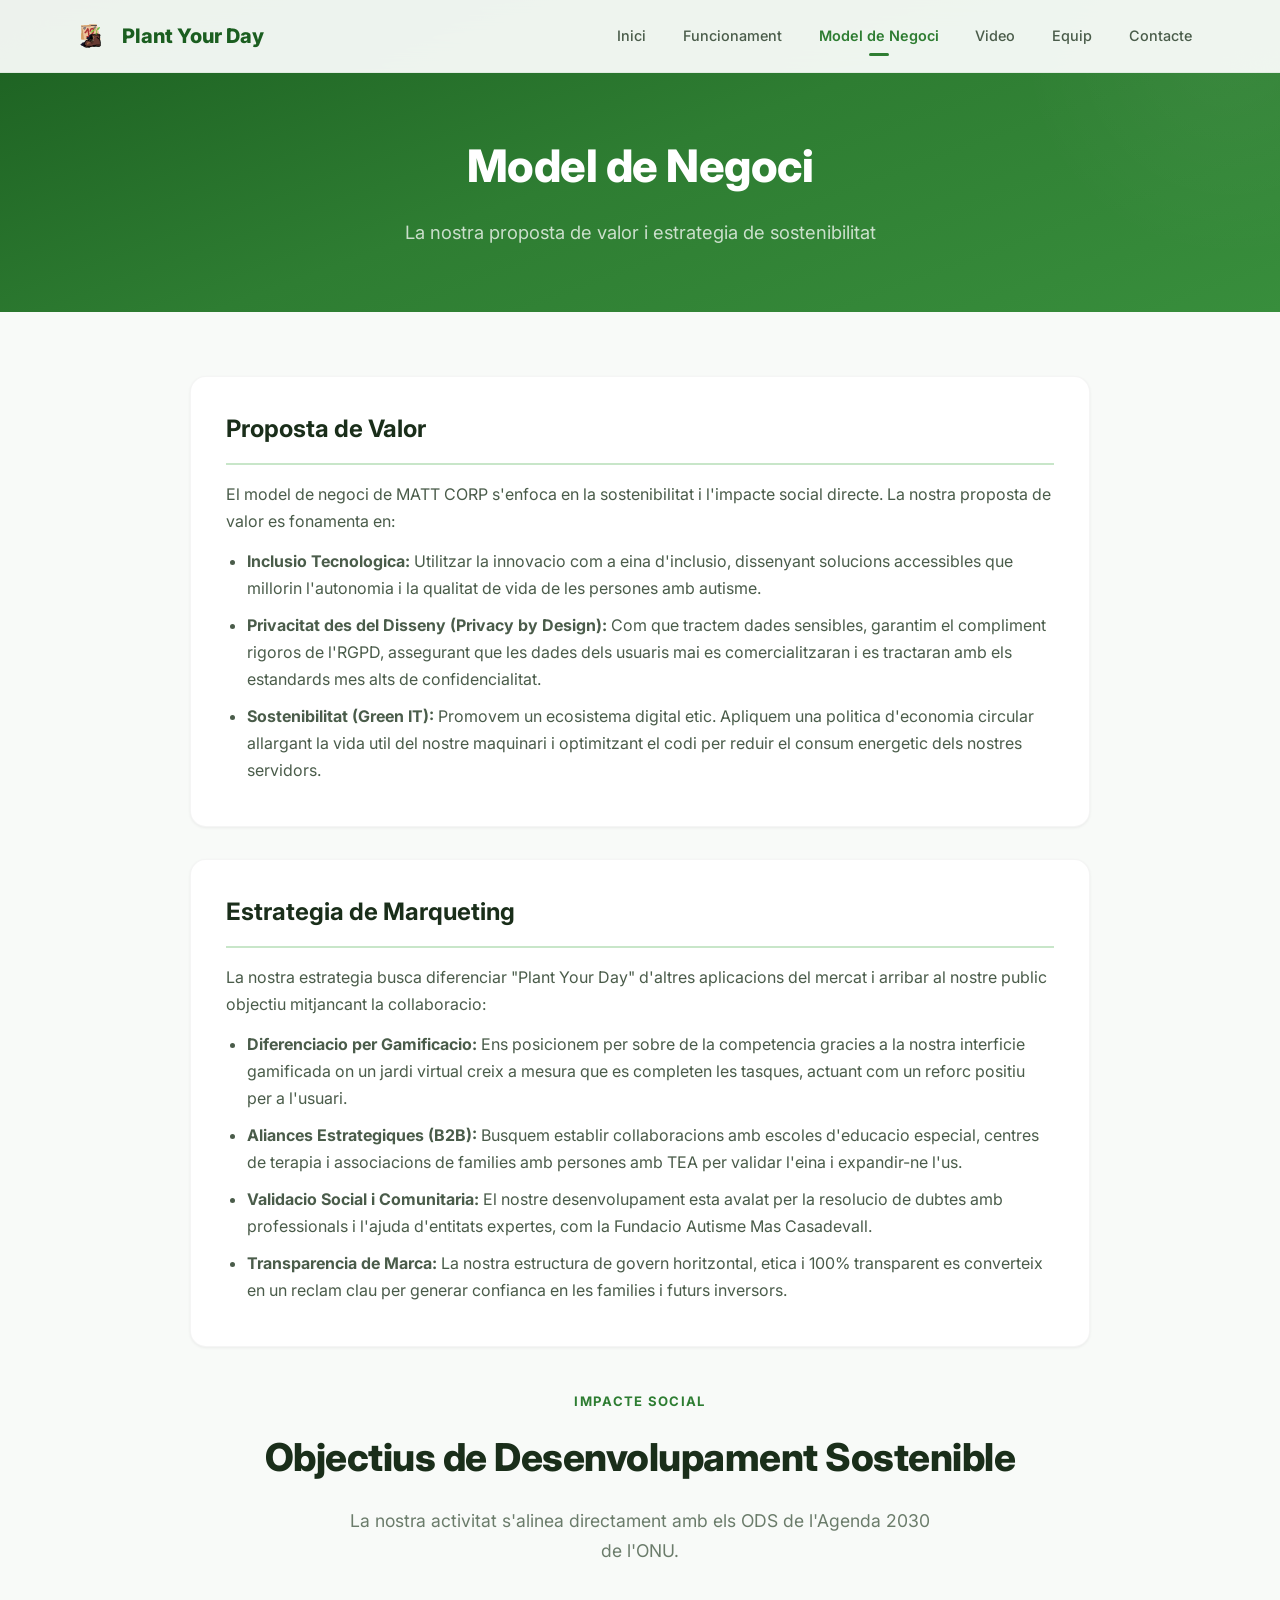
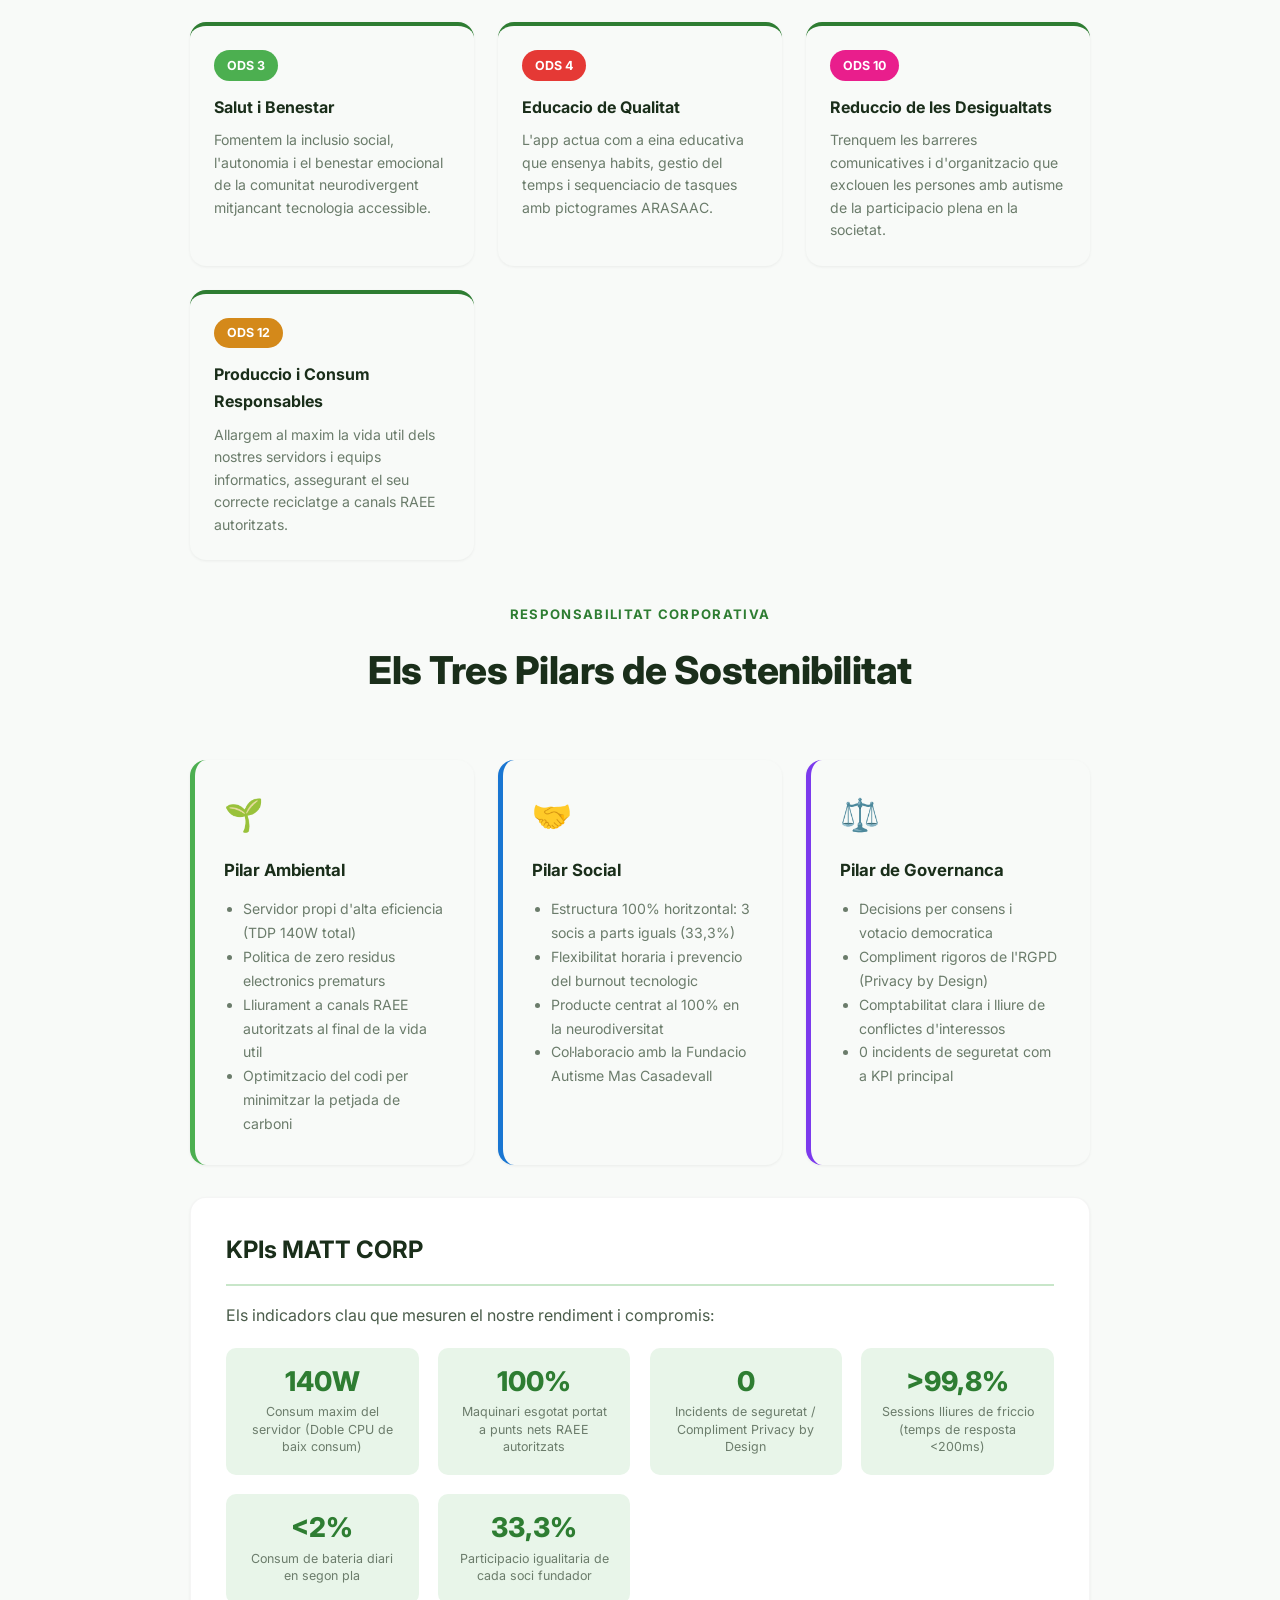
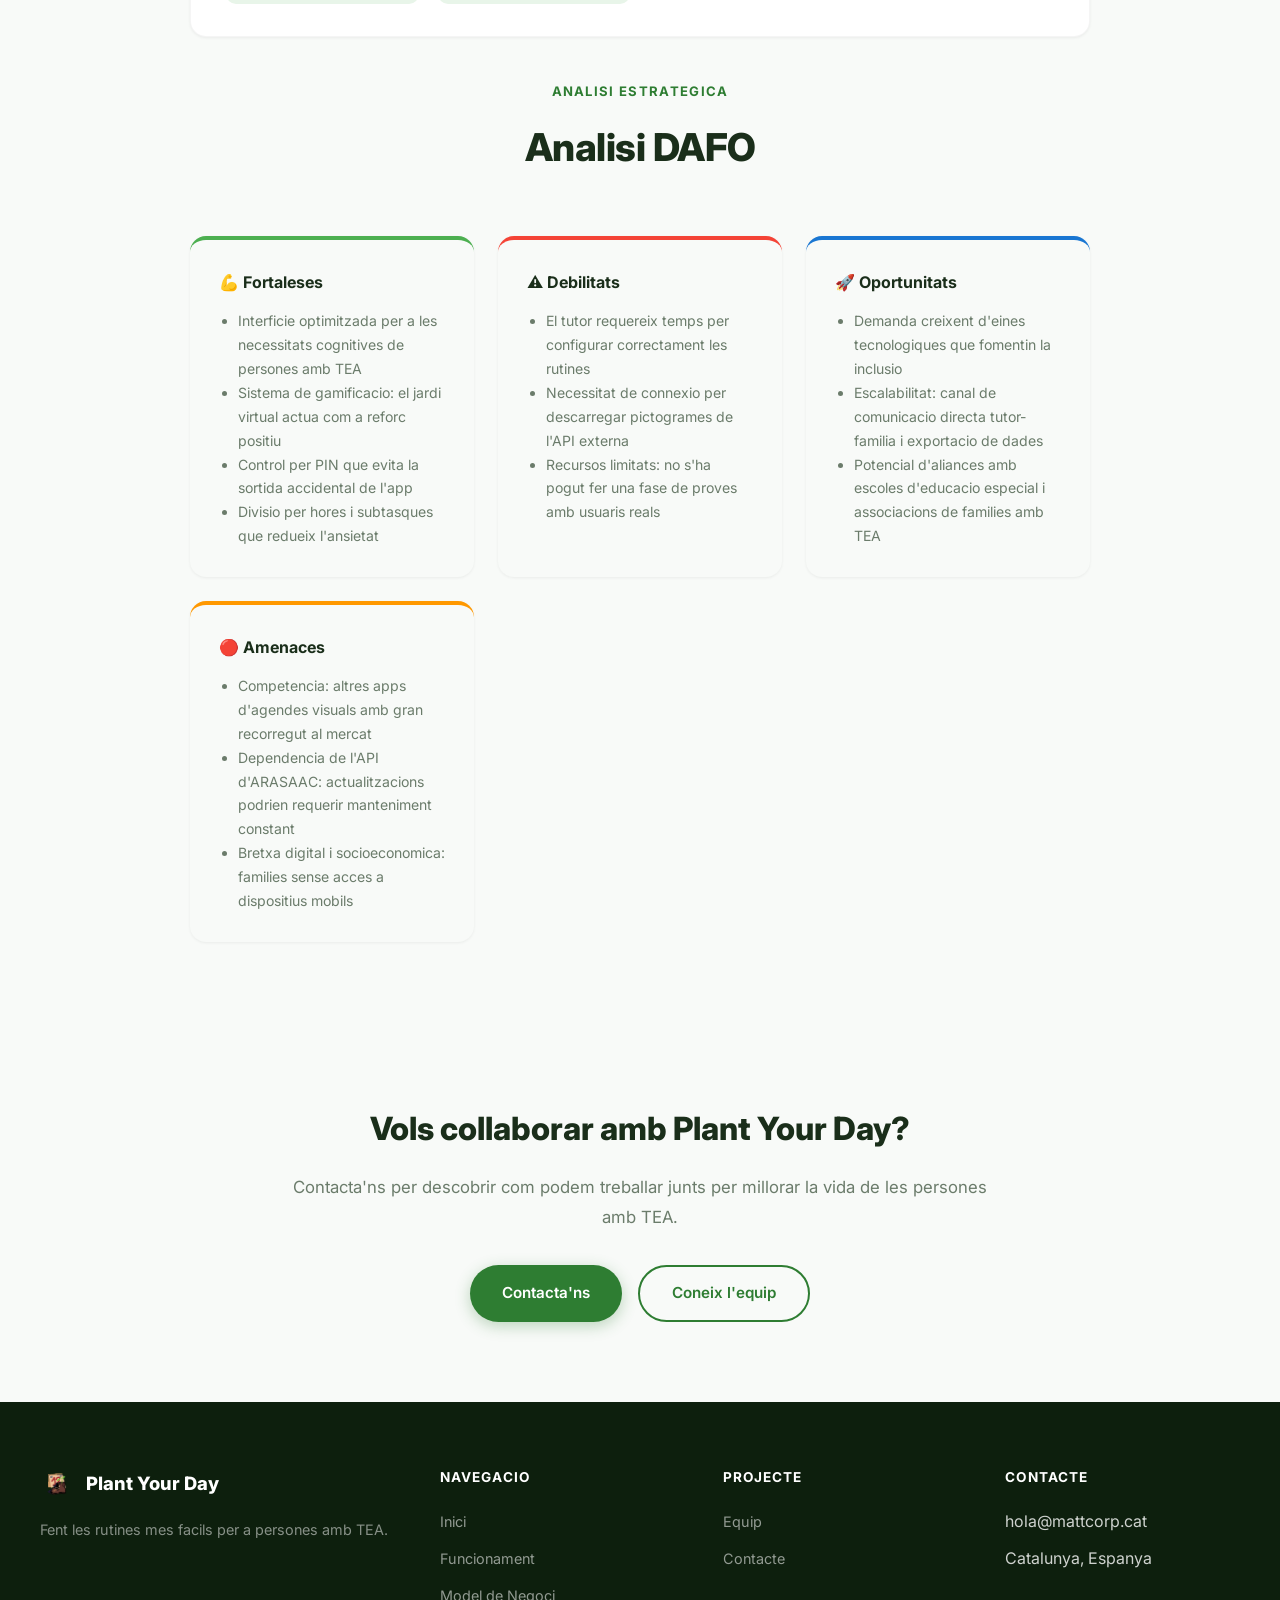
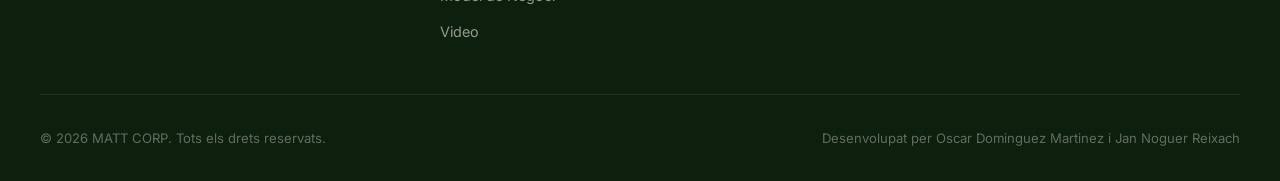
<file: pages/model-negoci.html>
﻿<!DOCTYPE html>
<html lang="ca">
<head>
    <meta charset="UTF-8">
    <meta name="viewport" content="width=device-width, initial-scale=1.0">
    <title>Model de Negoci - Plant Your Day</title>
    <link rel="preconnect" href="https://fonts.googleapis.com">
    <link rel="preconnect" href="https://fonts.gstatic.com" crossorigin>
    <link href="https://fonts.googleapis.com/css2?family=Inter:wght@300;400;500;600;700;800&display=swap" rel="stylesheet">
    <link rel="stylesheet" href="../css/styles.css">
</head>
<body>

    <a href="#main" class="skip-link">Saltar al contingut</a>

    <nav class="navbar" role="navigation" aria-label="Navegacio principal">
        <div class="navbar-inner">
            <a href="../index.html" class="navbar-logo">
                <img src="../assets/imatges/logoAPP.png" alt="Plant Your Day Logo">
                <span>Plant Your Day</span>
            </a>
            <div class="navbar-links" id="navLinks">
                <a href="../index.html">Inici</a>
                <a href="funcionament.html">Funcionament</a>
                <a href="model-negoci.html" class="active">Model de Negoci</a>
                <a href="video.html">Video</a>
                <a href="equip.html">Equip</a>
                <a href="contacte.html">Contacte</a>
            </div>
            <button class="hamburger" id="hamburger" aria-label="Obrir menu">
                <span></span><span></span><span></span>
            </button>
        </div>
    </nav>

    <main id="main">
        <section class="page-hero">
            <h1>Model de Negoci</h1>
            <p>La nostra proposta de valor i estrategia de sostenibilitat</p>
        </section>

        <section class="content-section">
            <div class="content-inner">
                <div class="card fade-up">
                    <h2>Proposta de Valor</h2>
                    <p>El model de negoci de MATT CORP s'enfoca en la sostenibilitat i l'impacte social directe. La nostra proposta de valor es fonamenta en:</p>
                    <ul>
                        <li><strong>Inclusio Tecnologica:</strong> Utilitzar la innovacio com a eina d'inclusio, dissenyant solucions accessibles que millorin l'autonomia i la qualitat de vida de les persones amb autisme.</li>
                        <li><strong>Privacitat des del Disseny (Privacy by Design):</strong> Com que tractem dades sensibles, garantim el compliment rigoros de l'RGPD, assegurant que les dades dels usuaris mai es comercialitzaran i es tractaran amb els estandards mes alts de confidencialitat.</li>
                        <li><strong>Sostenibilitat (Green IT):</strong> Promovem un ecosistema digital etic. Apliquem una politica d'economia circular allargant la vida util del nostre maquinari i optimitzant el codi per reduir el consum energetic dels nostres servidors.</li>
                    </ul>
                </div>

                <div class="card fade-up">
                    <h2>Estrategia de Marqueting</h2>
                    <p>La nostra estrategia busca diferenciar "Plant Your Day" d'altres aplicacions del mercat i arribar al nostre public objectiu mitjancant la collaboracio:</p>
                    <ul>
                        <li><strong>Diferenciacio per Gamificacio:</strong> Ens posicionem per sobre de la competencia gracies a la nostra interficie gamificada on un jardi virtual creix a mesura que es completen les tasques, actuant com un reforc positiu per a l'usuari.</li>
                        <li><strong>Aliances Estrategiques (B2B):</strong> Busquem establir collaboracions amb escoles d'educacio especial, centres de terapia i associacions de families amb persones amb TEA per validar l'eina i expandir-ne l'us.</li>
                        <li><strong>Validacio Social i Comunitaria:</strong> El nostre desenvolupament esta avalat per la resolucio de dubtes amb professionals i l'ajuda d'entitats expertes, com la Fundacio Autisme Mas Casadevall.</li>
                        <li><strong>Transparencia de Marca:</strong> La nostra estructura de govern horitzontal, etica i 100% transparent es converteix en un reclam clau per generar confianca en les families i futurs inversors.</li>
                    </ul>
                </div>

                <!-- ODS -->
                <div class="section-header fade-up" style="margin-top:2.5rem;">
                    <span class="section-label">Impacte Social</span>
                    <h2>Objectius de Desenvolupament Sostenible</h2>
                    <p>La nostra activitat s'alinea directament amb els ODS de l'Agenda 2030 de l'ONU.</p>
                </div>
                <div class="ods-grid fade-up">
                    <div class="ods-card">
                        <div class="ods-badge ods-3">ODS 3</div>
                        <h3>Salut i Benestar</h3>
                        <p>Fomentem la inclusio social, l'autonomia i el benestar emocional de la comunitat neurodivergent mitjancant tecnologia accessible.</p>
                    </div>
                    <div class="ods-card">
                        <div class="ods-badge ods-4">ODS 4</div>
                        <h3>Educacio de Qualitat</h3>
                        <p>L'app actua com a eina educativa que ensenya habits, gestio del temps i sequenciacio de tasques amb pictogrames ARASAAC.</p>
                    </div>
                    <div class="ods-card">
                        <div class="ods-badge ods-10">ODS 10</div>
                        <h3>Reduccio de les Desigualtats</h3>
                        <p>Trenquem les barreres comunicatives i d'organitzacio que exclouen les persones amb autisme de la participacio plena en la societat.</p>
                    </div>
                    <div class="ods-card">
                        <div class="ods-badge ods-12">ODS 12</div>
                        <h3>Produccio i Consum Responsables</h3>
                        <p>Allargem al maxim la vida util dels nostres servidors i equips informatics, assegurant el seu correcte reciclatge a canals RAEE autoritzats.</p>
                    </div>
                </div>

                <!-- Pilars de sostenibilitat -->
                <div class="section-header fade-up" style="margin-top:2.5rem;">
                    <span class="section-label">Responsabilitat Corporativa</span>
                    <h2>Els Tres Pilars de Sostenibilitat</h2>
                </div>
                <div class="pillars-grid fade-up">
                    <div class="pillar-card pillar-green">
                        <div class="pillar-icon">🌱</div>
                        <h3>Pilar Ambiental</h3>
                        <ul>
                            <li>Servidor propi d'alta eficiencia (TDP 140W total)</li>
                            <li>Politica de zero residus electronics prematurs</li>
                            <li>Lliurament a canals RAEE autoritzats al final de la vida util</li>
                            <li>Optimitzacio del codi per minimitzar la petjada de carboni</li>
                        </ul>
                    </div>
                    <div class="pillar-card pillar-blue">
                        <div class="pillar-icon">🤝</div>
                        <h3>Pilar Social</h3>
                        <ul>
                            <li>Estructura 100% horitzontal: 3 socis a parts iguals (33,3%)</li>
                            <li>Flexibilitat horaria i prevencio del burnout tecnologic</li>
                            <li>Producte centrat al 100% en la neurodiversitat</li>
                            <li>Col·laboracio amb la Fundacio Autisme Mas Casadevall</li>
                        </ul>
                    </div>
                    <div class="pillar-card pillar-purple">
                        <div class="pillar-icon">⚖️</div>
                        <h3>Pilar de Governanca</h3>
                        <ul>
                            <li>Decisions per consens i votacio democratica</li>
                            <li>Compliment rigoros de l'RGPD (Privacy by Design)</li>
                            <li>Comptabilitat clara i lliure de conflictes d'interessos</li>
                            <li>0 incidents de seguretat com a KPI principal</li>
                        </ul>
                    </div>
                </div>

                <!-- KPIs -->
                <div class="card fade-up" style="margin-top:2rem;">
                    <h2>KPIs MATT CORP</h2>
                    <p>Els indicadors clau que mesuren el nostre rendiment i compromis:</p>
                    <div class="kpi-grid">
                        <div class="kpi-item">
                            <div class="kpi-value">140W</div>
                            <div class="kpi-label">Consum maxim del servidor (Doble CPU de baix consum)</div>
                        </div>
                        <div class="kpi-item">
                            <div class="kpi-value">100%</div>
                            <div class="kpi-label">Maquinari esgotat portat a punts nets RAEE autoritzats</div>
                        </div>
                        <div class="kpi-item">
                            <div class="kpi-value">0</div>
                            <div class="kpi-label">Incidents de seguretat / Compliment Privacy by Design</div>
                        </div>
                        <div class="kpi-item">
                            <div class="kpi-value">&gt;99,8%</div>
                            <div class="kpi-label">Sessions lliures de friccio (temps de resposta &lt;200ms)</div>
                        </div>
                        <div class="kpi-item">
                            <div class="kpi-value">&lt;2%</div>
                            <div class="kpi-label">Consum de bateria diari en segon pla</div>
                        </div>
                        <div class="kpi-item">
                            <div class="kpi-value">33,3%</div>
                            <div class="kpi-label">Participacio igualitaria de cada soci fundador</div>
                        </div>
                    </div>
                </div>

                <!-- DAFO -->
                <div class="section-header fade-up" style="margin-top:2.5rem;">
                    <span class="section-label">Analisi Estrategica</span>
                    <h2>Analisi DAFO</h2>
                </div>
                <div class="dafo-grid fade-up">
                    <div class="dafo-card dafo-fortaleses">
                        <h3>💪 Fortaleses</h3>
                        <ul>
                            <li>Interficie optimitzada per a les necessitats cognitives de persones amb TEA</li>
                            <li>Sistema de gamificacio: el jardi virtual actua com a reforc positiu</li>
                            <li>Control per PIN que evita la sortida accidental de l'app</li>
                            <li>Divisio per hores i subtasques que redueix l'ansietat</li>
                        </ul>
                    </div>
                    <div class="dafo-card dafo-debilitats">
                        <h3>⚠️ Debilitats</h3>
                        <ul>
                            <li>El tutor requereix temps per configurar correctament les rutines</li>
                            <li>Necessitat de connexio per descarregar pictogrames de l'API externa</li>
                            <li>Recursos limitats: no s'ha pogut fer una fase de proves amb usuaris reals</li>
                        </ul>
                    </div>
                    <div class="dafo-card dafo-oportunitats">
                        <h3>🚀 Oportunitats</h3>
                        <ul>
                            <li>Demanda creixent d'eines tecnologiques que fomentin la inclusio</li>
                            <li>Escalabilitat: canal de comunicacio directa tutor-familia i exportacio de dades</li>
                            <li>Potencial d'aliances amb escoles d'educacio especial i associacions de families amb TEA</li>
                        </ul>
                    </div>
                    <div class="dafo-card dafo-amenaces">
                        <h3>🔴 Amenaces</h3>
                        <ul>
                            <li>Competencia: altres apps d'agendes visuals amb gran recorregut al mercat</li>
                            <li>Dependencia de l'API d'ARASAAC: actualitzacions podrien requerir manteniment constant</li>
                            <li>Bretxa digital i socioeconomica: families sense acces a dispositius mobils</li>
                        </ul>
                    </div>
                </div>
            </div>
        </section>

        <section class="cta-banner">
            <div class="cta-banner-inner fade-up">
                <h2>Vols collaborar amb Plant Your Day?</h2>
                <p>Contacta'ns per descobrir com podem treballar junts per millorar la vida de les persones amb TEA.</p>
                <div class="cta-banner-buttons">
                    <a href="contacte.html" class="btn btn-primary">Contacta'ns</a>
                    <a href="equip.html" class="btn btn-outline">Coneix l'equip</a>
                </div>
            </div>
        </section>
    </main>

    <footer class="footer">
        <div class="footer-inner">
            <div class="footer-top">
                <div class="footer-brand">
                    <a href="../index.html" class="footer-brand-logo">
                        <img src="../assets/imatges/logoAPP.png" alt="Plant Your Day">
                        <span>Plant Your Day</span>
                    </a>
                    <p>Fent les rutines mes facils per a persones amb TEA.</p>
                </div>
                <div class="footer-column">
                    <h4>Navegacio</h4>
                    <ul>
                        <li><a href="../index.html">Inici</a></li>
                        <li><a href="funcionament.html">Funcionament</a></li>
                        <li><a href="model-negoci.html">Model de Negoci</a></li>
                        <li><a href="video.html">Video</a></li>
                    </ul>
                </div>
                <div class="footer-column">
                    <h4>Projecte</h4>
                    <ul>
                        <li><a href="equip.html">Equip</a></li>
                        <li><a href="contacte.html">Contacte</a></li>
                    </ul>
                </div>
                <div class="footer-column">
                    <h4>Contacte</h4>
                    <ul>
                        <li>hola@mattcorp.cat</li>
                        <li>Catalunya, Espanya</li>
                    </ul>
                </div>
            </div>
            <div class="footer-bottom">
                <p>&copy; 2026 MATT CORP. Tots els drets reservats.</p>
                <p>Desenvolupat per Oscar Dominguez Martinez i Jan Noguer Reixach</p>
            </div>
        </div>
    </footer>

    <button class="scroll-top" id="scrollTop" aria-label="Tornar a dalt">&#8593;</button>
    <script src="../js/main.js"></script>
</body>
</html>
</file>
<file: css/styles.css>
﻿:root {
    --primary: #2E7D32;
    --primary-dark: #1B5E20;
    --primary-light: #A5D6A7;
    --primary-50: #E8F5E9;
    --primary-100: #C8E6C9;
    --primary-200: #A5D6A7;
    --primary-600: #43A047;
    --primary-700: #388E3C;
    --primary-800: #2E7D32;
    --primary-900: #1B5E20;
    --accent: #66BB6A;
    --surface: #F8FAF8;
    --surface-alt: #F1F8F1;
    --text: #1a2e1a;
    --text-secondary: #4a5c4a;
    --text-muted: #6b7c6b;
    --white: #ffffff;
    --dark: #0d1f0d;
    --dark-surface: #132613;
    --shadow-sm: 0 1px 3px rgba(0,0,0,0.06);
    --shadow: 0 4px 20px rgba(0,0,0,0.08);
    --shadow-lg: 0 12px 40px rgba(0,0,0,0.12);
    --shadow-xl: 0 25px 60px rgba(0,0,0,0.15);
    --radius: 16px;
    --radius-sm: 10px;
    --radius-lg: 24px;
    --font: 'Inter', -apple-system, BlinkMacSystemFont, 'Segoe UI', sans-serif;
    --transition: 0.3s cubic-bezier(0.4, 0, 0.2, 1);
}

* { box-sizing: border-box; margin: 0; padding: 0; }

html {
    scroll-behavior: smooth;
    scroll-padding-top: 80px;
}

body {
    font-family: var(--font);
    color: var(--text);
    background: var(--white);
    line-height: 1.7;
    overflow-x: hidden;
}

.skip-link {
    position: absolute;
    top: -100%;
    left: 1rem;
    padding: 0.5rem 1rem;
    background: var(--primary);
    color: var(--white);
    border-radius: var(--radius-sm);
    z-index: 9999;
    font-weight: 600;
    text-decoration: none;
}
.skip-link:focus { top: 1rem; }

/* NAVBAR */
.navbar {
    position: fixed;
    top: 0;
    left: 0;
    right: 0;
    z-index: 1000;
    background: rgba(255,255,255,0.92);
    backdrop-filter: blur(20px);
    -webkit-backdrop-filter: blur(20px);
    border-bottom: 1px solid rgba(46,125,50,0.08);
    transition: var(--transition);
}
.navbar.scrolled {
    box-shadow: 0 2px 20px rgba(0,0,0,0.08);
}
.navbar-inner {
    max-width: 1200px;
    margin: 0 auto;
    padding: 0 2rem;
    display: flex;
    align-items: center;
    justify-content: space-between;
    height: 72px;
}
.navbar-logo {
    display: flex;
    align-items: center;
    gap: 0.6rem;
    text-decoration: none;
    color: var(--primary-dark);
    font-weight: 800;
    font-size: 1.25rem;
}
.navbar-logo img {
    width: 40px;
    height: 40px;
    border-radius: 10px;
}
.navbar-links {
    display: flex;
    align-items: center;
    gap: 0.3rem;
    list-style: none;
}
.navbar-links a {
    display: inline-block;
    padding: 0.5rem 1rem;
    font-size: 0.9rem;
    font-weight: 500;
    color: var(--text-secondary);
    text-decoration: none;
    border-radius: 8px;
    transition: var(--transition);
    position: relative;
}
.navbar-links a:hover {
    color: var(--primary);
    background: var(--primary-50);
}
.navbar-links a.active {
    color: var(--primary);
    font-weight: 600;
}
.navbar-links a.active::after {
    content: '';
    position: absolute;
    bottom: 0;
    left: 50%;
    transform: translateX(-50%);
    width: 20px;
    height: 3px;
    background: var(--primary);
    border-radius: 2px;
}

.hamburger {
    display: none;
    flex-direction: column;
    gap: 5px;
    cursor: pointer;
    background: none;
    border: none;
    padding: 8px;
    z-index: 1001;
}
.hamburger span {
    display: block;
    width: 24px;
    height: 2.5px;
    background: var(--text);
    border-radius: 2px;
    transition: var(--transition);
}
.hamburger.open span:nth-child(1) { transform: rotate(45deg) translate(5px, 5px); }
.hamburger.open span:nth-child(2) { opacity: 0; }
.hamburger.open span:nth-child(3) { transform: rotate(-45deg) translate(5px, -5px); }

/* HERO SECTION */
.hero {
    padding: 10rem 2rem 6rem;
    background: linear-gradient(160deg, var(--primary-50) 0%, var(--white) 40%, var(--surface) 100%);
    position: relative;
    overflow: hidden;
}
.hero::before {
    content: '';
    position: absolute;
    top: -200px;
    right: -200px;
    width: 600px;
    height: 600px;
    background: radial-gradient(circle, rgba(46,125,50,0.06) 0%, transparent 70%);
    border-radius: 50%;
}
.hero::after {
    content: '';
    position: absolute;
    bottom: -100px;
    left: -100px;
    width: 400px;
    height: 400px;
    background: radial-gradient(circle, rgba(102,187,106,0.08) 0%, transparent 70%);
    border-radius: 50%;
}
.hero-inner {
    max-width: 1200px;
    margin: 0 auto;
    display: flex;
    align-items: center;
    gap: 4rem;
    position: relative;
    z-index: 1;
}
.hero-content { flex: 1; }
.hero-badge {
    display: inline-flex;
    align-items: center;
    gap: 0.5rem;
    background: var(--primary-100);
    color: var(--primary-dark);
    padding: 0.4rem 1rem;
    border-radius: 50px;
    font-size: 0.82rem;
    font-weight: 600;
    margin-bottom: 1.5rem;
}
.hero h1 {
    font-size: 3.5rem;
    font-weight: 800;
    line-height: 1.1;
    color: var(--primary-dark);
    margin-bottom: 0.5rem;
    letter-spacing: -1px;
}
.hero h2 {
    font-size: 1.5rem;
    font-weight: 600;
    color: var(--text);
    margin-bottom: 1.2rem;
    border: none;
    padding: 0;
}
.hero-desc {
    font-size: 1.1rem;
    color: var(--text-secondary);
    max-width: 520px;
    margin-bottom: 2rem;
    line-height: 1.8;
}
.hero-buttons {
    display: flex;
    gap: 1rem;
    flex-wrap: wrap;
}
.hero-visual {
    flex: 1;
    display: flex;
    justify-content: center;
    align-items: center;
    position: relative;
}

/* BUTTONS */
.btn {
    display: inline-flex;
    align-items: center;
    gap: 0.5rem;
    padding: 0.85rem 2rem;
    border-radius: 50px;
    font-family: var(--font);
    font-size: 0.95rem;
    font-weight: 600;
    text-decoration: none;
    transition: var(--transition);
    cursor: pointer;
    border: none;
}
.btn-primary {
    background: var(--primary);
    color: var(--white);
    box-shadow: 0 4px 15px rgba(46,125,50,0.3);
}
.btn-primary:hover {
    background: var(--primary-dark);
    transform: translateY(-2px);
    box-shadow: 0 6px 20px rgba(46,125,50,0.4);
}
.btn-outline {
    background: transparent;
    color: var(--primary);
    border: 2px solid var(--primary);
}
.btn-outline:hover {
    background: var(--primary);
    color: var(--white);
    transform: translateY(-2px);
}
.btn-white {
    background: var(--white);
    color: var(--primary-dark);
    box-shadow: 0 4px 15px rgba(0,0,0,0.1);
}
.btn-white:hover {
    transform: translateY(-2px);
    box-shadow: 0 6px 20px rgba(0,0,0,0.15);
}

/* IMAGE GROUP */
.img-group {
    display: flex;
    gap: 1.5rem;
    align-items: center;
    justify-content: center;
}
.img-frame {
    flex: 1;
    max-width: 280px;
    border-radius: var(--radius);
    overflow: hidden;
    box-shadow: var(--shadow-lg);
    border: 2px solid rgba(46,125,50,0.1);
}
.hero-img {
    width: 100%;
    height: auto;
    display: block;
    vertical-align: bottom;
}

/* SECTIONS */
.section { padding: 5rem 2rem; }
.section--alt { background: var(--surface); }
.section--dark {
    background: linear-gradient(160deg, var(--dark) 0%, var(--dark-surface) 100%);
    color: var(--white);
}
.section-inner { max-width: 1200px; margin: 0 auto; }
.section-header { text-align: center; margin-bottom: 3.5rem; }
.section-label {
    display: inline-block;
    font-size: 0.82rem;
    font-weight: 700;
    text-transform: uppercase;
    letter-spacing: 0.1em;
    color: var(--primary);
    margin-bottom: 0.8rem;
}
.section--dark .section-label { color: var(--primary-200); }
.section-header h2 {
    font-size: 2.4rem;
    font-weight: 800;
    color: var(--text);
    letter-spacing: -0.5px;
    margin-bottom: 1rem;
    border: none;
    padding: 0;
}
.section--dark .section-header h2 { color: var(--white); }
.section-header p {
    font-size: 1.1rem;
    color: var(--text-muted);
    max-width: 600px;
    margin: 0 auto;
}
.section--dark .section-header p { color: rgba(255,255,255,0.7); }

/* FEATURES GRID */
.features-grid {
    display: grid;
    grid-template-columns: repeat(auto-fit, minmax(250px, 1fr));
    gap: 1.5rem;
}
.feature-card {
    background: var(--white);
    border-radius: var(--radius);
    padding: 2rem;
    box-shadow: var(--shadow-sm);
    border: 1px solid rgba(46,125,50,0.06);
    transition: var(--transition);
    text-align: center;
}
.feature-card:hover {
    transform: translateY(-4px);
    box-shadow: var(--shadow);
    border-color: var(--primary-100);
}
.feature-icon {
    width: 64px;
    height: 64px;
    border-radius: 16px;
    background: var(--primary-50);
    display: flex;
    align-items: center;
    justify-content: center;
    margin: 0 auto 1.2rem;
    transition: var(--transition);
}
.feature-card:hover .feature-icon { background: var(--primary-100); }
.feature-icon img {
    width: 36px;
    height: 36px;
    border-radius: 8px;
}
.feature-card h3 {
    font-size: 1.05rem;
    font-weight: 700;
    color: var(--text);
    margin-bottom: 0.5rem;
}
.feature-card p {
    font-size: 0.9rem;
    color: var(--text-muted);
    line-height: 1.6;
    margin: 0;
}

/* ABOUT SECTION */
.about-grid {
    display: grid;
    grid-template-columns: 1fr 1fr;
    gap: 4rem;
    align-items: center;
}
.about-text h3 {
    font-size: 1.8rem;
    font-weight: 700;
    color: var(--text);
    margin-bottom: 1rem;
}
.about-text p {
    font-size: 1.02rem;
    color: var(--text-secondary);
    line-height: 1.8;
    margin-bottom: 1rem;
}
.about-features {
    display: grid;
    grid-template-columns: 1fr 1fr;
    gap: 1rem;
    margin-top: 1.5rem;
}
.about-feature {
    display: flex;
    align-items: flex-start;
    gap: 0.75rem;
}
.about-feature-icon {
    width: 40px;
    height: 40px;
    min-width: 40px;
    border-radius: 10px;
    background: var(--primary-50);
    display: flex;
    align-items: center;
    justify-content: center;
    font-size: 1.1rem;
}
.about-feature-text strong {
    display: block;
    font-size: 0.9rem;
    color: var(--text);
    margin-bottom: 0.15rem;
}
.about-feature-text p {
    font-size: 0.82rem;
    color: var(--text-muted);
    margin: 0;
    line-height: 1.5;
}
.about-visual { display: flex; justify-content: center; }

/* DOWNLOAD CTA SECTION */
.download-section {
    padding: 5rem 2rem;
    background: linear-gradient(160deg, var(--primary-900) 0%, var(--primary-800) 50%, var(--primary-700) 100%);
    color: var(--white);
    position: relative;
    overflow: hidden;
}
.download-section::before {
    content: '';
    position: absolute;
    top: -50%;
    right: -20%;
    width: 600px;
    height: 600px;
    background: radial-gradient(circle, rgba(255,255,255,0.05) 0%, transparent 60%);
    border-radius: 50%;
}
.download-inner {
    max-width: 1200px;
    margin: 0 auto;
    display: flex;
    align-items: center;
    gap: 4rem;
    position: relative;
    z-index: 1;
}
.download-content { flex: 1; }
.download-content h2 {
    font-size: 2.2rem;
    font-weight: 800;
    margin-bottom: 1rem;
    letter-spacing: -0.5px;
    border: none;
    padding: 0;
    color: var(--white);
}
.download-content p {
    font-size: 1.05rem;
    color: rgba(255,255,255,0.8);
    margin-bottom: 2rem;
    max-width: 480px;
    line-height: 1.7;
}
.download-buttons { display: flex; gap: 1rem; flex-wrap: wrap; }
.download-meta {
    margin-top: 1.2rem;
    font-size: 0.82rem;
    color: rgba(255,255,255,0.5);
}
.download-visual { flex: 1; display: flex; justify-content: center; }

/* PRE-FOOTER CTA */
.cta-banner { padding: 5rem 2rem; background: var(--surface); text-align: center; }
.cta-banner-inner { max-width: 700px; margin: 0 auto; }
.cta-banner h2 {
    font-size: 2rem;
    font-weight: 800;
    color: var(--text);
    margin-bottom: 1rem;
    border: none;
    padding: 0;
}
.cta-banner p {
    font-size: 1.05rem;
    color: var(--text-muted);
    margin-bottom: 2rem;
    line-height: 1.8;
}
.cta-banner-buttons { display: flex; gap: 1rem; justify-content: center; flex-wrap: wrap; }

/* FOOTER */
.footer {
    background: var(--dark);
    color: rgba(255,255,255,0.8);
    padding: 4rem 2rem 2rem;
}
.footer-inner { max-width: 1200px; margin: 0 auto; }
.footer-top {
    display: grid;
    grid-template-columns: 1.5fr 1fr 1fr 1fr;
    gap: 3rem;
    padding-bottom: 3rem;
    border-bottom: 1px solid rgba(255,255,255,0.08);
}
.footer-brand { display: flex; flex-direction: column; gap: 1rem; }
.footer-brand-logo {
    display: flex;
    align-items: center;
    gap: 0.6rem;
    text-decoration: none;
}
.footer-brand-logo img {
    width: 36px;
    height: 36px;
    border-radius: 8px;
}
.footer-brand-logo span {
    font-weight: 800;
    font-size: 1.15rem;
    color: var(--white);
}
.footer-brand p {
    font-size: 0.9rem;
    color: rgba(255,255,255,0.5);
    line-height: 1.6;
}
.footer-column h4 {
    font-size: 0.85rem;
    font-weight: 700;
    text-transform: uppercase;
    letter-spacing: 0.08em;
    color: var(--white);
    margin-bottom: 1.2rem;
}
.footer-column ul {
    list-style: none;
    display: flex;
    flex-direction: column;
    gap: 0.6rem;
}
.footer-column a {
    color: rgba(255,255,255,0.55);
    text-decoration: none;
    font-size: 0.9rem;
    transition: var(--transition);
}
.footer-column a:hover { color: var(--primary-200); }
.footer-social { display: flex; gap: 0.8rem; margin-top: 0.5rem; }
.footer-social a {
    width: 36px;
    height: 36px;
    border-radius: 8px;
    background: rgba(255,255,255,0.08);
    display: flex;
    align-items: center;
    justify-content: center;
    color: rgba(255,255,255,0.6);
    font-size: 1rem;
    transition: var(--transition);
}
.footer-social a:hover { background: var(--primary); color: var(--white); }
.footer-bottom {
    display: flex;
    justify-content: space-between;
    align-items: center;
    padding-top: 2rem;
    font-size: 0.82rem;
    color: rgba(255,255,255,0.35);
    flex-wrap: wrap;
    gap: 1rem;
}
.footer-legal { display: flex; gap: 1.5rem; }
.footer-legal a {
    color: rgba(255,255,255,0.35);
    text-decoration: none;
    transition: var(--transition);
}
.footer-legal a:hover { color: rgba(255,255,255,0.7); }

/* PAGE HERO (sub-pages) */
.page-hero {
    padding: 8rem 2rem 4rem;
    background: linear-gradient(160deg, var(--primary-900) 0%, var(--primary-800) 50%, var(--primary-700) 100%);
    color: var(--white);
    text-align: center;
    position: relative;
    overflow: hidden;
}
.page-hero::before {
    content: '';
    position: absolute;
    top: -200px;
    right: -200px;
    width: 500px;
    height: 500px;
    background: radial-gradient(circle, rgba(255,255,255,0.04) 0%, transparent 60%);
    border-radius: 50%;
}
.page-hero h1 {
    font-size: 2.8rem;
    font-weight: 800;
    margin-bottom: 0.8rem;
    letter-spacing: -0.5px;
    position: relative;
    z-index: 1;
}
.page-hero p {
    font-size: 1.15rem;
    color: rgba(255,255,255,0.75);
    max-width: 600px;
    margin: 0 auto;
    position: relative;
    z-index: 1;
}

/* CONTENT SECTIONS (sub-pages) */
.content-section { padding: 4rem 2rem; }
.content-section:nth-child(even) { background: var(--surface); }
.content-inner { max-width: 900px; margin: 0 auto; }

/* PAGE HERO INNER */
.page-hero-inner { max-width: 800px; margin: 0 auto; position: relative; z-index: 1; }

/* MANUAL NAV */
.manual-nav {
    display: flex;
    flex-wrap: wrap;
    justify-content: center;
    gap: 0.6rem;
    margin-top: 2rem;
}
.manual-nav-btn {
    display: inline-flex;
    align-items: center;
    gap: 0.4rem;
    padding: 0.5rem 1.1rem;
    background: rgba(255,255,255,0.15);
    color: var(--white);
    border: 1px solid rgba(255,255,255,0.3);
    border-radius: 50px;
    font-size: 0.85rem;
    font-weight: 500;
    text-decoration: none;
    transition: var(--transition);
}
.manual-nav-btn:hover {
    background: rgba(255,255,255,0.25);
    border-color: rgba(255,255,255,0.5);
}

/* MANUAL SECTIONS */
.manual-section { padding: 5rem 2rem; }
.manual-section--alt { background: var(--surface); }
.manual-section-inner { max-width: 1100px; margin: 0 auto; }
.manual-section-header {
    display: flex;
    align-items: flex-start;
    gap: 1.2rem;
    margin-bottom: 3.5rem;
    padding-bottom: 2rem;
    border-bottom: 2px solid var(--primary-100);
}
.manual-section-icon {
    font-size: 2.2rem;
    line-height: 1;
    flex-shrink: 0;
    margin-top: 0.2rem;
}
.manual-section-header h2 {
    font-size: 2rem;
    font-weight: 800;
    color: var(--text);
    margin: 0.2rem 0 0.5rem;
    padding: 0;
    border: none;
    letter-spacing: -0.3px;
}
.manual-section-header p {
    color: var(--text-muted);
    font-size: 1rem;
    margin: 0;
}

/* MANUAL PAIR (image + text) */
.manual-pair {
    display: grid;
    grid-template-columns: 1fr 1fr;
    gap: 3.5rem;
    align-items: center;
    margin-bottom: 4rem;
    padding-bottom: 4rem;
    border-bottom: 1px solid rgba(0,0,0,0.06);
}
.manual-pair:last-of-type { border-bottom: none; margin-bottom: 0; padding-bottom: 0; }
.manual-pair--reverse .manual-img-wrap { order: 2; }
.manual-pair--reverse .manual-text { order: 1; }

.manual-img-wrap {
    position: relative;
    border-radius: var(--radius-lg);
    overflow: hidden;
    box-shadow: var(--shadow-lg);
    border: 1px solid rgba(46,125,50,0.1);
    background: var(--primary-50);
}
.manual-img {
    width: 100%;
    height: auto;
    display: block;
    vertical-align: bottom;
}
.manual-img-badge {
    position: absolute;
    top: 1rem;
    left: 1rem;
    background: var(--primary);
    color: var(--white);
    font-size: 0.75rem;
    font-weight: 700;
    padding: 0.3rem 0.8rem;
    border-radius: 50px;
    z-index: 2;
    text-transform: uppercase;
    letter-spacing: 0.05em;
}

.manual-text { padding: 0.5rem 0; }
.manual-step-tag {
    display: inline-block;
    font-size: 0.78rem;
    font-weight: 700;
    text-transform: uppercase;
    letter-spacing: 0.1em;
    color: var(--primary);
    background: var(--primary-50);
    padding: 0.3rem 0.9rem;
    border-radius: 50px;
    margin-bottom: 0.8rem;
}
.manual-text h3 {
    font-size: 1.5rem;
    font-weight: 800;
    color: var(--text);
    margin-bottom: 0.8rem;
    letter-spacing: -0.3px;
}
.manual-text p {
    color: var(--text-secondary);
    line-height: 1.8;
    margin-bottom: 1.2rem;
    font-size: 1rem;
}
.manual-list {
    list-style: none;
    padding: 0;
    margin: 0;
    display: flex;
    flex-direction: column;
    gap: 0.5rem;
}
.manual-list li {
    display: flex;
    align-items: center;
    gap: 0.6rem;
    color: var(--text-secondary);
    font-size: 0.95rem;
}
.manual-list li::before {
    content: '';
    display: inline-block;
    width: 8px;
    height: 8px;
    background: var(--primary);
    border-radius: 50%;
    flex-shrink: 0;
}

/* CARDS */
.card {
    background: var(--white);
    border-radius: var(--radius);
    padding: 2rem 2.2rem;
    box-shadow: var(--shadow-sm);
    border: 1px solid rgba(0,0,0,0.04);
    margin-bottom: 2rem;
    transition: var(--transition);
}
.card:hover { box-shadow: var(--shadow); }
.card h2 {
    color: var(--text);
    font-size: 1.5rem;
    font-weight: 700;
    margin-bottom: 1rem;
    padding-bottom: 0.8rem;
    border-bottom: 2px solid var(--primary-100);
}
.card h3 { color: var(--primary); margin: 1.2rem 0 0.5rem; font-size: 1.05rem; }
.card p { color: var(--text-secondary); margin-bottom: 0.8rem; line-height: 1.7; }
.card ul { padding-left: 1.3rem; }
.card li { margin-bottom: 0.6rem; color: var(--text-secondary); }

/* STEPS */
.steps { display: flex; flex-direction: column; gap: 1.2rem; }
.step {
    display: flex;
    align-items: flex-start;
    gap: 1.4rem;
    background: var(--white);
    border-radius: var(--radius);
    padding: 1.6rem 1.8rem;
    box-shadow: var(--shadow-sm);
    border: 1px solid rgba(0,0,0,0.04);
    transition: var(--transition);
}
.step:hover {
    transform: translateX(6px);
    box-shadow: var(--shadow);
    border-color: var(--primary-100);
}
.step-num {
    background: linear-gradient(135deg, var(--primary) 0%, var(--primary-600) 100%);
    color: var(--white);
    border-radius: 14px;
    width: 2.6rem;
    height: 2.6rem;
    display: flex;
    align-items: center;
    justify-content: center;
    font-weight: 700;
    font-size: 1rem;
    flex-shrink: 0;
    box-shadow: 0 4px 10px rgba(46,125,50,0.25);
}
.step-body strong { display: block; color: var(--text); margin-bottom: 0.25rem; font-size: 1rem; }
.step-body p { margin: 0; font-size: 0.95rem; color: var(--text-muted); }

/* TEAM */
.team-grid {
    display: grid;
    grid-template-columns: repeat(auto-fit, minmax(280px, 1fr));
    gap: 1.5rem;
    margin-top: 1.5rem;
}
.team-card {
    background: var(--white);
    border-radius: var(--radius);
    padding: 2.2rem 1.8rem;
    text-align: center;
    box-shadow: var(--shadow-sm);
    border: 1px solid rgba(0,0,0,0.04);
    transition: var(--transition);
    position: relative;
    overflow: hidden;
}
.team-card::before {
    content: '';
    position: absolute;
    top: 0;
    left: 0;
    right: 0;
    height: 4px;
    background: linear-gradient(90deg, var(--primary) 0%, var(--accent) 100%);
}
.team-card:hover {
    transform: translateY(-6px);
    box-shadow: var(--shadow-lg);
}
.team-avatar {
    width: 110px;
    height: 110px;
    border-radius: 50%;
    background: var(--primary-50);
    display: flex;
    align-items: center;
    justify-content: center;
    font-size: 2.2rem;
    margin: 0 auto 1.2rem;
    border: 3px solid var(--primary-100);
    overflow: hidden;
}
.team-avatar img {
    width: 100%;
    height: 100%;
    object-fit: cover;
    border-radius: 50%;
}
.team-card h3 { color: var(--text); font-size: 1.1rem; font-weight: 700; margin-bottom: 0.3rem; }
.team-card .role { font-size: 0.85rem; color: var(--primary); font-weight: 600; margin-bottom: 0.8rem; }
.team-card p { font-size: 0.9rem; color: var(--text-muted); line-height: 1.6; }
.social-links {
    display: flex;
    gap: 0.6rem;
    justify-content: center;
    flex-wrap: wrap;
    margin-top: 1rem;
}
.linkedin-link,
.github-link {
    display: inline-flex;
    align-items: center;
    gap: 0.4rem;
    padding: 0.45rem 1rem;
    border-radius: 999px;
    color: #fff;
    font-size: 0.85rem;
    font-weight: 600;
    text-decoration: none;
    transition: background 0.2s, transform 0.2s;
}
.linkedin-link {
    background: #0077b5;
}
.linkedin-link:hover {
    background: #005885;
    transform: translateY(-2px);
}
.github-link {
    background: #24292e;
}
.github-link:hover {
    background: #0d1117;
    transform: translateY(-2px);
}

/* ODS GRID */
.ods-grid {
    display: grid;
    grid-template-columns: repeat(auto-fit, minmax(220px, 1fr));
    gap: 1.5rem;
    margin-bottom: 1rem;
}
.ods-card {
    background: var(--surface);
    border-radius: var(--radius);
    padding: 1.5rem;
    box-shadow: var(--shadow-sm);
    border-top: 4px solid var(--primary);
    transition: transform 0.2s, box-shadow 0.2s;
}
.ods-card:hover { transform: translateY(-4px); box-shadow: var(--shadow-lg); }
.ods-badge {
    display: inline-block;
    padding: 0.3rem 0.8rem;
    border-radius: 999px;
    font-size: 0.78rem;
    font-weight: 700;
    color: #fff;
    margin-bottom: 0.8rem;
}
.ods-3  { background: #4caf50; }
.ods-4  { background: #e53935; }
.ods-10 { background: #e91e8c; }
.ods-12 { background: #d4891a; }
.ods-card h3 { font-size: 1rem; font-weight: 700; color: var(--text); margin-bottom: 0.5rem; }
.ods-card p  { font-size: 0.88rem; color: var(--text-muted); line-height: 1.6; }

/* PILLARS GRID */
.pillars-grid {
    display: grid;
    grid-template-columns: repeat(auto-fit, minmax(260px, 1fr));
    gap: 1.5rem;
    margin-bottom: 1rem;
}
.pillar-card {
    background: var(--surface);
    border-radius: var(--radius);
    padding: 1.8rem;
    box-shadow: var(--shadow-sm);
    border-left: 5px solid transparent;
    transition: transform 0.2s, box-shadow 0.2s;
}
.pillar-card:hover { transform: translateY(-4px); box-shadow: var(--shadow-lg); }
.pillar-green  { border-color: #4caf50; }
.pillar-blue   { border-color: #1976d2; }
.pillar-purple { border-color: #7c3aed; }
.pillar-icon { font-size: 2rem; margin-bottom: 0.8rem; }
.pillar-card h3 { font-size: 1.05rem; font-weight: 700; color: var(--text); margin-bottom: 0.8rem; }
.pillar-card ul { padding-left: 1.2rem; }
.pillar-card ul li { font-size: 0.88rem; color: var(--text-muted); line-height: 1.7; }

/* KPI GRID */
.kpi-grid {
    display: grid;
    grid-template-columns: repeat(auto-fit, minmax(160px, 1fr));
    gap: 1.2rem;
    margin-top: 1.2rem;
}
.kpi-item {
    background: var(--primary-50);
    border-radius: var(--radius-sm);
    padding: 1.2rem;
    text-align: center;
}
.kpi-value {
    font-size: 1.7rem;
    font-weight: 800;
    color: var(--primary);
    line-height: 1.1;
    margin-bottom: 0.4rem;
}
.kpi-label { font-size: 0.78rem; color: var(--text-muted); line-height: 1.4; }

/* DAFO GRID */
.dafo-grid {
    display: grid;
    grid-template-columns: repeat(auto-fit, minmax(260px, 1fr));
    gap: 1.5rem;
    margin-bottom: 1rem;
}
.dafo-card {
    background: var(--surface);
    border-radius: var(--radius);
    padding: 1.8rem;
    box-shadow: var(--shadow-sm);
    border-top: 4px solid transparent;
    transition: transform 0.2s, box-shadow 0.2s;
}
.dafo-card:hover { transform: translateY(-4px); box-shadow: var(--shadow-lg); }
.dafo-fortaleses   { border-color: #4caf50; }
.dafo-debilitats   { border-color: #f44336; }
.dafo-oportunitats { border-color: #1976d2; }
.dafo-amenaces     { border-color: #ff9800; }
.dafo-card h3 { font-size: 1rem; font-weight: 700; color: var(--text); margin-bottom: 0.8rem; }
.dafo-card ul { padding-left: 1.2rem; }
.dafo-card ul li { font-size: 0.88rem; color: var(--text-muted); line-height: 1.7; }

/* CONTACT */
.contact-grid {
    display: grid;
    grid-template-columns: 1fr 1fr;
    gap: 2rem;
}
.contact-form { display: flex; flex-direction: column; gap: 0.9rem; }
.contact-form input,
.contact-form textarea {
    width: 100%;
    padding: 0.85rem 1.1rem;
    border: 2px solid #e2e8e2;
    border-radius: var(--radius-sm);
    font-family: var(--font);
    font-size: 0.95rem;
    color: var(--text);
    background: var(--white);
    transition: var(--transition);
}
.contact-form input:focus,
.contact-form textarea:focus {
    outline: none;
    border-color: var(--primary);
    box-shadow: 0 0 0 3px rgba(46,125,50,0.1);
}
.contact-form textarea { resize: vertical; min-height: 140px; }
.contact-form button {
    align-self: flex-start;
    background: var(--primary);
    color: var(--white);
    border: none;
    padding: 0.85rem 2.2rem;
    border-radius: 50px;
    font-family: var(--font);
    font-size: 0.95rem;
    font-weight: 600;
    cursor: pointer;
    transition: var(--transition);
    box-shadow: 0 4px 15px rgba(46,125,50,0.25);
}
.contact-form button:hover {
    background: var(--primary-dark);
    transform: translateY(-2px);
}
.contact-info { display: flex; flex-direction: column; gap: 1rem; }
.contact-info-item {
    display: flex;
    align-items: center;
    gap: 1rem;
    background: var(--surface);
    border-radius: var(--radius-sm);
    padding: 1.2rem 1.4rem;
    transition: var(--transition);
    border: 1px solid transparent;
}
.contact-info-item:hover {
    border-color: var(--primary-100);
    background: var(--white);
}
.contact-info-item .ci-icon {
    width: 44px;
    height: 44px;
    border-radius: 12px;
    background: var(--primary-50);
    display: flex;
    align-items: center;
    justify-content: center;
    font-size: 1.2rem;
    flex-shrink: 0;
}
.contact-info-item p { margin: 0; font-size: 0.92rem; }
.contact-info-item strong { display: block; color: var(--text); font-weight: 600; }

/* VIDEO */
.video-wrapper {
    background: #0a0a0a;
    border-radius: var(--radius);
    overflow: hidden;
    box-shadow: var(--shadow-lg);
    margin-bottom: 2rem;
}
.video-wrapper video { display: block; width: 100%; max-height: 520px; }
.script-list li { margin-bottom: 0.6rem; font-size: 0.95rem; color: var(--text-secondary); }

/* SCROLL TO TOP */
.scroll-top {
    position: fixed;
    bottom: 2rem;
    right: 2rem;
    width: 44px;
    height: 44px;
    border-radius: 50%;
    background: var(--primary);
    color: var(--white);
    border: none;
    cursor: pointer;
    display: flex;
    align-items: center;
    justify-content: center;
    font-size: 1.2rem;
    box-shadow: var(--shadow);
    opacity: 0;
    visibility: hidden;
    transform: translateY(10px);
    transition: var(--transition);
    z-index: 999;
}
.scroll-top.visible { opacity: 1; visibility: visible; transform: translateY(0); }
.scroll-top:hover { background: var(--primary-dark); transform: translateY(-3px); }

/* ANIMATIONS */
.fade-up {
    opacity: 0;
    transform: translateY(30px);
    transition: opacity 0.6s ease, transform 0.6s ease;
}
.fade-up.visible { opacity: 1; transform: translateY(0); }

/* Fallback: show elements if JS hasn't loaded after 3s */
@keyframes fadeUpFallback {
    to { opacity: 1; transform: translateY(0); }
}
.fade-up {
    animation: fadeUpFallback 0.6s ease 3s forwards;
}
.fade-up.visible {
    animation: none;
}
.fade-up-delay-1 { transition-delay: 0.1s; }
.fade-up-delay-2 { transition-delay: 0.2s; }
.fade-up-delay-3 { transition-delay: 0.3s; }
.fade-up-delay-4 { transition-delay: 0.4s; }

/* RESPONSIVE */
@media (max-width: 992px) {
    .hero-inner { flex-direction: column; text-align: center; }
    .hero h1 { font-size: 2.8rem; }
    .hero-desc { margin: 0 auto 2rem; }
    .hero-buttons { justify-content: center; }
    .phone-group { justify-content: center; }
    .phone-mockup { width: 200px; }
    .about-grid { grid-template-columns: 1fr; gap: 2.5rem; }
    .about-visual { order: -1; }
    .download-inner { flex-direction: column; text-align: center; }
    .download-content p { margin: 0 auto 2rem; }
    .download-buttons { justify-content: center; }
    .footer-top { grid-template-columns: 1fr 1fr; }
}

@media (max-width: 768px) {
    .navbar-links {
        display: none;
        position: fixed;
        top: 0; left: 0; right: 0; bottom: 0;
        background: rgba(255,255,255,0.98);
        backdrop-filter: blur(20px);
        flex-direction: column;
        justify-content: center;
        align-items: center;
        gap: 0.5rem;
    }
    .navbar-links.open { display: flex; }
    .navbar-links a { font-size: 1.2rem; padding: 0.8rem 1.5rem; }
    .hamburger { display: flex; }
    .hero { padding: 7rem 1.5rem 3rem; }
    .hero h1 { font-size: 2.2rem; }
    .hero h2 { font-size: 1.2rem; }
    .phone-group { flex-direction: column; align-items: center; gap: 1rem; }
    .phone-mockup, .phone-mockup--raised { width: 240px; transform: none; }
    .phone-mockup--raised:hover, .phone-mockup:hover { transform: translateY(-6px); }
    .section { padding: 3.5rem 1.5rem; }
    .section-header h2 { font-size: 1.8rem; }
    .features-grid { grid-template-columns: 1fr 1fr; }
    .contact-grid { grid-template-columns: 1fr; }
    .manual-pair {
        grid-template-columns: 1fr;
        gap: 1.5rem;
        margin-bottom: 3rem;
        padding-bottom: 3rem;
    }
    .manual-pair--reverse .manual-img-wrap { order: 0; }
    .manual-pair--reverse .manual-text { order: 0; }
    .manual-section { padding: 3rem 1.5rem; }
    .manual-section-header { flex-direction: column; gap: 0.8rem; }
    .manual-nav { gap: 0.4rem; }
    .manual-nav-btn { font-size: 0.78rem; padding: 0.4rem 0.8rem; }
    .footer-top { grid-template-columns: 1fr; gap: 2rem; }
    .page-hero { padding: 7rem 1.5rem 3rem; }
    .page-hero h1 { font-size: 2rem; }
    .download-section { padding: 3.5rem 1.5rem; }
}

@media (max-width: 480px) {
    .hero h1 { font-size: 1.8rem; }
    .features-grid { grid-template-columns: 1fr; }
    .about-features { grid-template-columns: 1fr; }
    .footer-bottom { flex-direction: column; text-align: center; }
}
</file>
